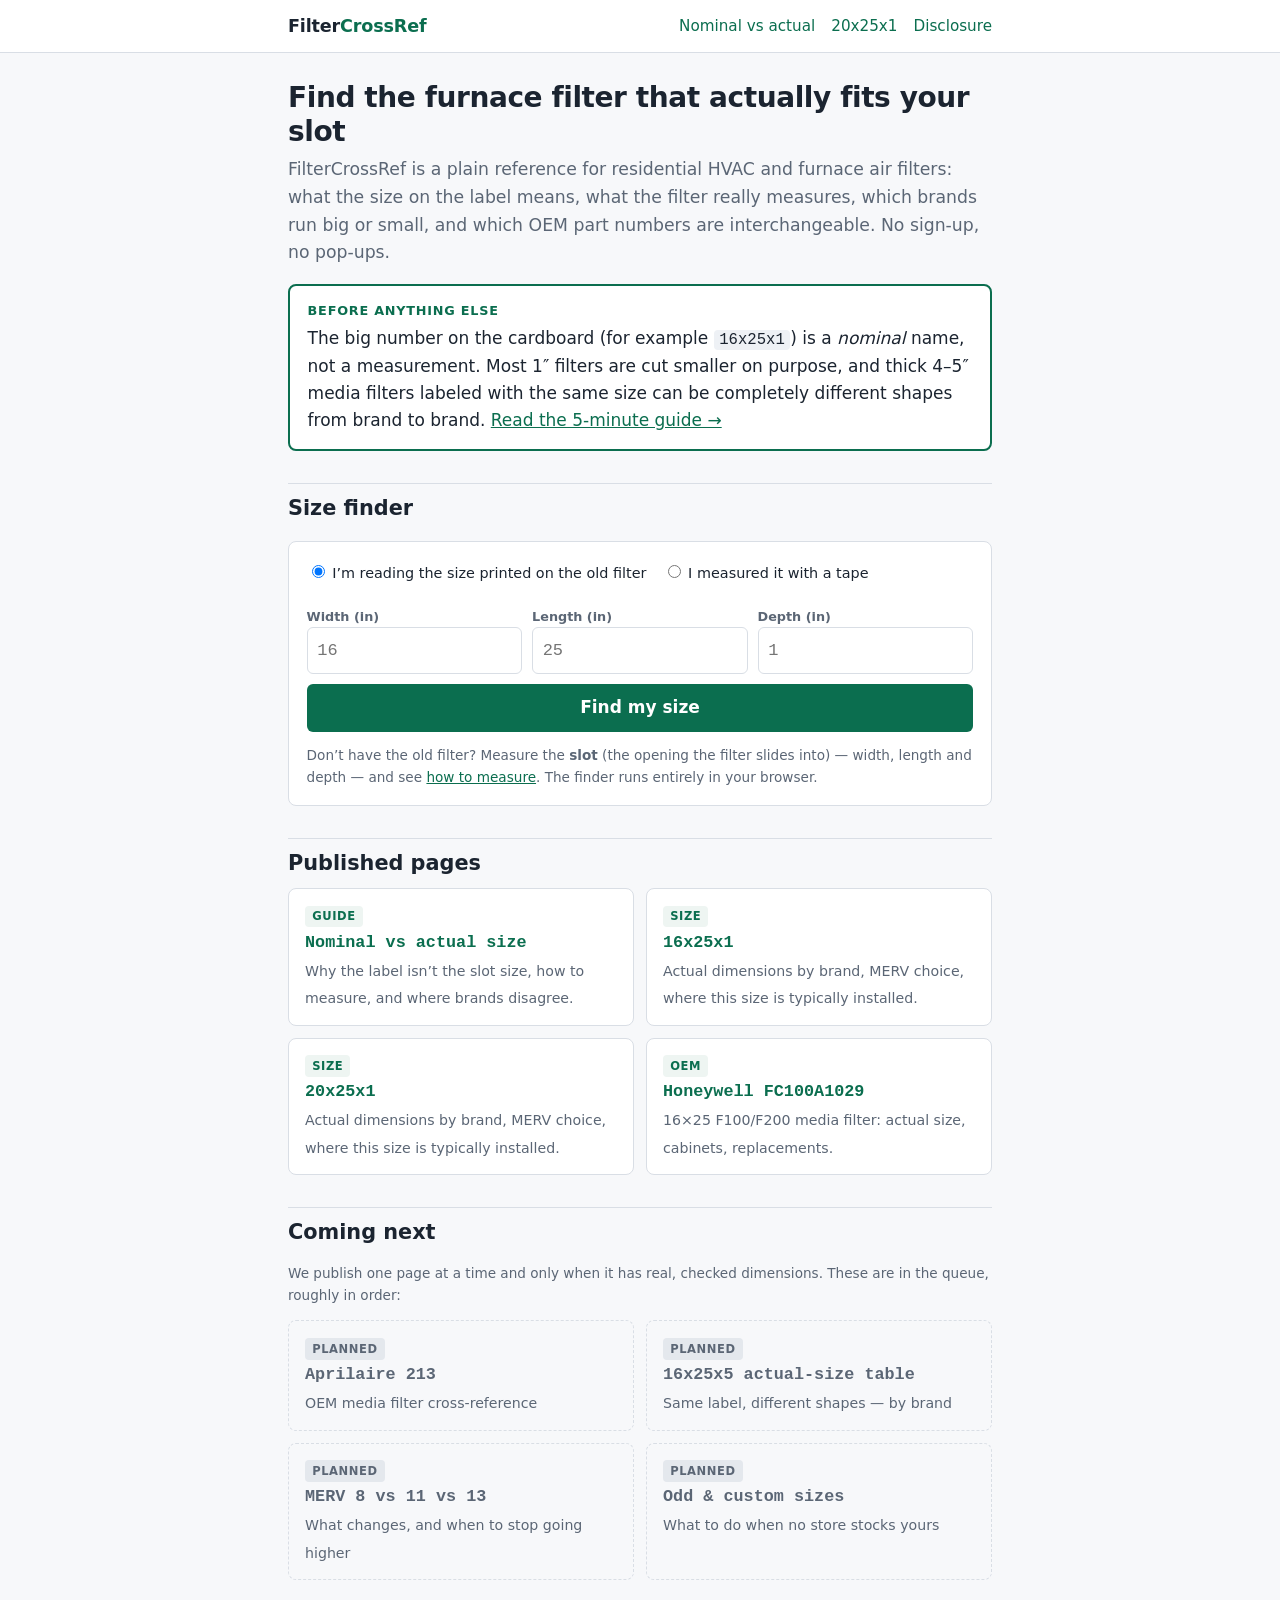
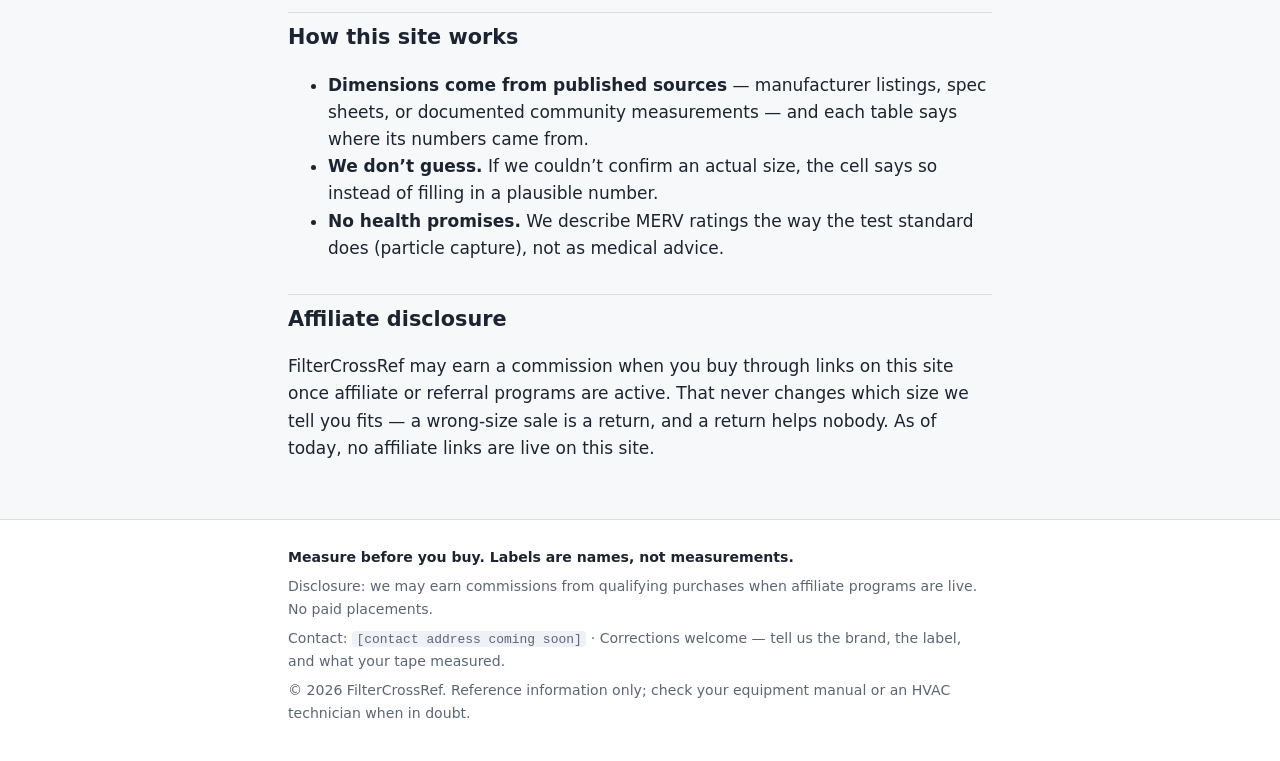
<file: index.html>
<!doctype html>
<html lang="en">
<head>
<meta charset="utf-8">
<meta name="viewport" content="width=device-width,initial-scale=1">
<title>FilterCrossRef — Furnace &amp; HVAC filter size and OEM cross-reference</title>
<meta name="description" content="Match the size on your furnace filter to what actually fits your slot. Nominal vs actual sizes, brand-to-brand differences, OEM part cross-references, and a measure-before-you-buy checklist.">
<link rel="stylesheet" href="assets/style.css">
</head>
<body>
<header class="site"><div class="wrap">
  <a class="brand" href="index.html">Filter<span>CrossRef</span></a>
  <nav class="top"><a href="guides/nominal-vs-actual/index.html">Nominal vs actual</a><a href="sizes/20x25x1/index.html">20x25x1</a><a href="#disclosure">Disclosure</a></nav>
</div></header>

<main><div class="wrap">
  <h1>Find the furnace filter that actually fits your slot</h1>
  <p class="lede">FilterCrossRef is a plain reference for residential HVAC and furnace air filters: what the size on the label means, what the filter really measures, which brands run big or small, and which OEM part numbers are interchangeable. No sign-up, no pop-ups.</p>

  <div class="tldr"><strong>Before anything else</strong>The big number on the cardboard (for example <code>16x25x1</code>) is a <em>nominal</em> name, not a measurement. Most 1″ filters are cut smaller on purpose, and thick 4–5″ media filters labeled with the same size can be completely different shapes from brand to brand. <a href="guides/nominal-vs-actual/index.html">Read the 5-minute guide →</a></div>

  <h2 id="finder-h">Size finder</h2>
  <div class="card">
    <form id="finder" class="finder" autocomplete="off">
      <div class="finder-mode" style="grid-column:1/-1" role="radiogroup" aria-label="What did you measure?">
        <label style="font-size:.9rem;color:inherit;font-weight:400"><input type="radio" name="mode" value="label" checked style="width:auto"> I’m reading the size printed on the old filter</label>
        <label style="font-size:.9rem;color:inherit;font-weight:400"><input type="radio" name="mode" value="tape" style="width:auto"> I measured it with a tape</label>
      </div>
      <div><label for="w">Width (in)</label><input id="w" name="w" inputmode="decimal" placeholder="16"></div>
      <div><label for="l">Length (in)</label><input id="l" name="l" inputmode="decimal" placeholder="25"></div>
      <div><label for="d">Depth (in)</label><input id="d" name="d" inputmode="decimal" placeholder="1"></div>
      <button type="submit">Find my size</button>
    </form>
    <div id="finder-out" aria-live="polite"></div>
    <p class="meta" style="margin-bottom:0">Don’t have the old filter? Measure the <strong>slot</strong> (the opening the filter slides into) — width, length and depth — and see <a href="guides/nominal-vs-actual/index.html#measure">how to measure</a>. The finder runs entirely in your browser.</p>
  </div>

  <h2>Published pages</h2>
  <div class="grid two">
    <a class="tile" href="guides/nominal-vs-actual/index.html"><span class="badge live">Guide</span><b>Nominal vs actual size</b><small>Why the label isn’t the slot size, how to measure, and where brands disagree.</small></a>
    <a class="tile" href="sizes/16x25x1/index.html"><span class="badge live">Size</span><b>16x25x1</b><small>Actual dimensions by brand, MERV choice, where this size is typically installed.</small></a>
    <a class="tile" href="sizes/20x25x1/index.html"><span class="badge live">Size</span><b>20x25x1</b><small>Actual dimensions by brand, MERV choice, where this size is typically installed.</small></a>
    <a class="tile" href="oem/honeywell/fc100a1029/index.html"><span class="badge live">OEM</span><b>Honeywell FC100A1029</b><small>16×25 F100/F200 media filter: actual size, cabinets, replacements.</small></a>
  </div>

  <h2>Coming next</h2>
  <p class="meta">We publish one page at a time and only when it has real, checked dimensions. These are in the queue, roughly in order:</p>
  <div class="grid two">
    <div class="tile planned"><span class="badge">Planned</span><b>Aprilaire 213</b><small>OEM media filter cross-reference</small></div>
    <div class="tile planned"><span class="badge">Planned</span><b>16x25x5 actual-size table</b><small>Same label, different shapes — by brand</small></div>
    <div class="tile planned"><span class="badge">Planned</span><b>MERV 8 vs 11 vs 13</b><small>What changes, and when to stop going higher</small></div>
    <div class="tile planned"><span class="badge">Planned</span><b>Odd &amp; custom sizes</b><small>What to do when no store stocks yours</small></div>
  </div>

  <h2>How this site works</h2>
  <ul>
    <li><strong>Dimensions come from published sources</strong> — manufacturer listings, spec sheets, or documented community measurements — and each table says where its numbers came from.</li>
    <li><strong>We don’t guess.</strong> If we couldn’t confirm an actual size, the cell says so instead of filling in a plausible number.</li>
    <li><strong>No health promises.</strong> We describe MERV ratings the way the test standard does (particle capture), not as medical advice.</li>
  </ul>

  <h2 id="disclosure">Affiliate disclosure</h2>
  <p>FilterCrossRef may earn a commission when you buy through links on this site once affiliate or referral programs are active. That never changes which size we tell you fits — a wrong-size sale is a return, and a return helps nobody. As of today, no affiliate links are live on this site.</p>
</div></main>

<footer class="site"><div class="wrap">
  <p class="measure">Measure before you buy. Labels are names, not measurements.</p>
  <p>Disclosure: we may earn commissions from qualifying purchases when affiliate programs are live. No paid placements.</p>
  <p>Contact: <span class="mono">[contact address coming soon]</span> · Corrections welcome — tell us the brand, the label, and what your tape measured.</p>
  <p>© 2026 FilterCrossRef. Reference information only; check your equipment manual or an HVAC technician when in doubt.</p>
</div></footer>
<script src="assets/finder.js" defer></script>
</body>
</html>
</file>
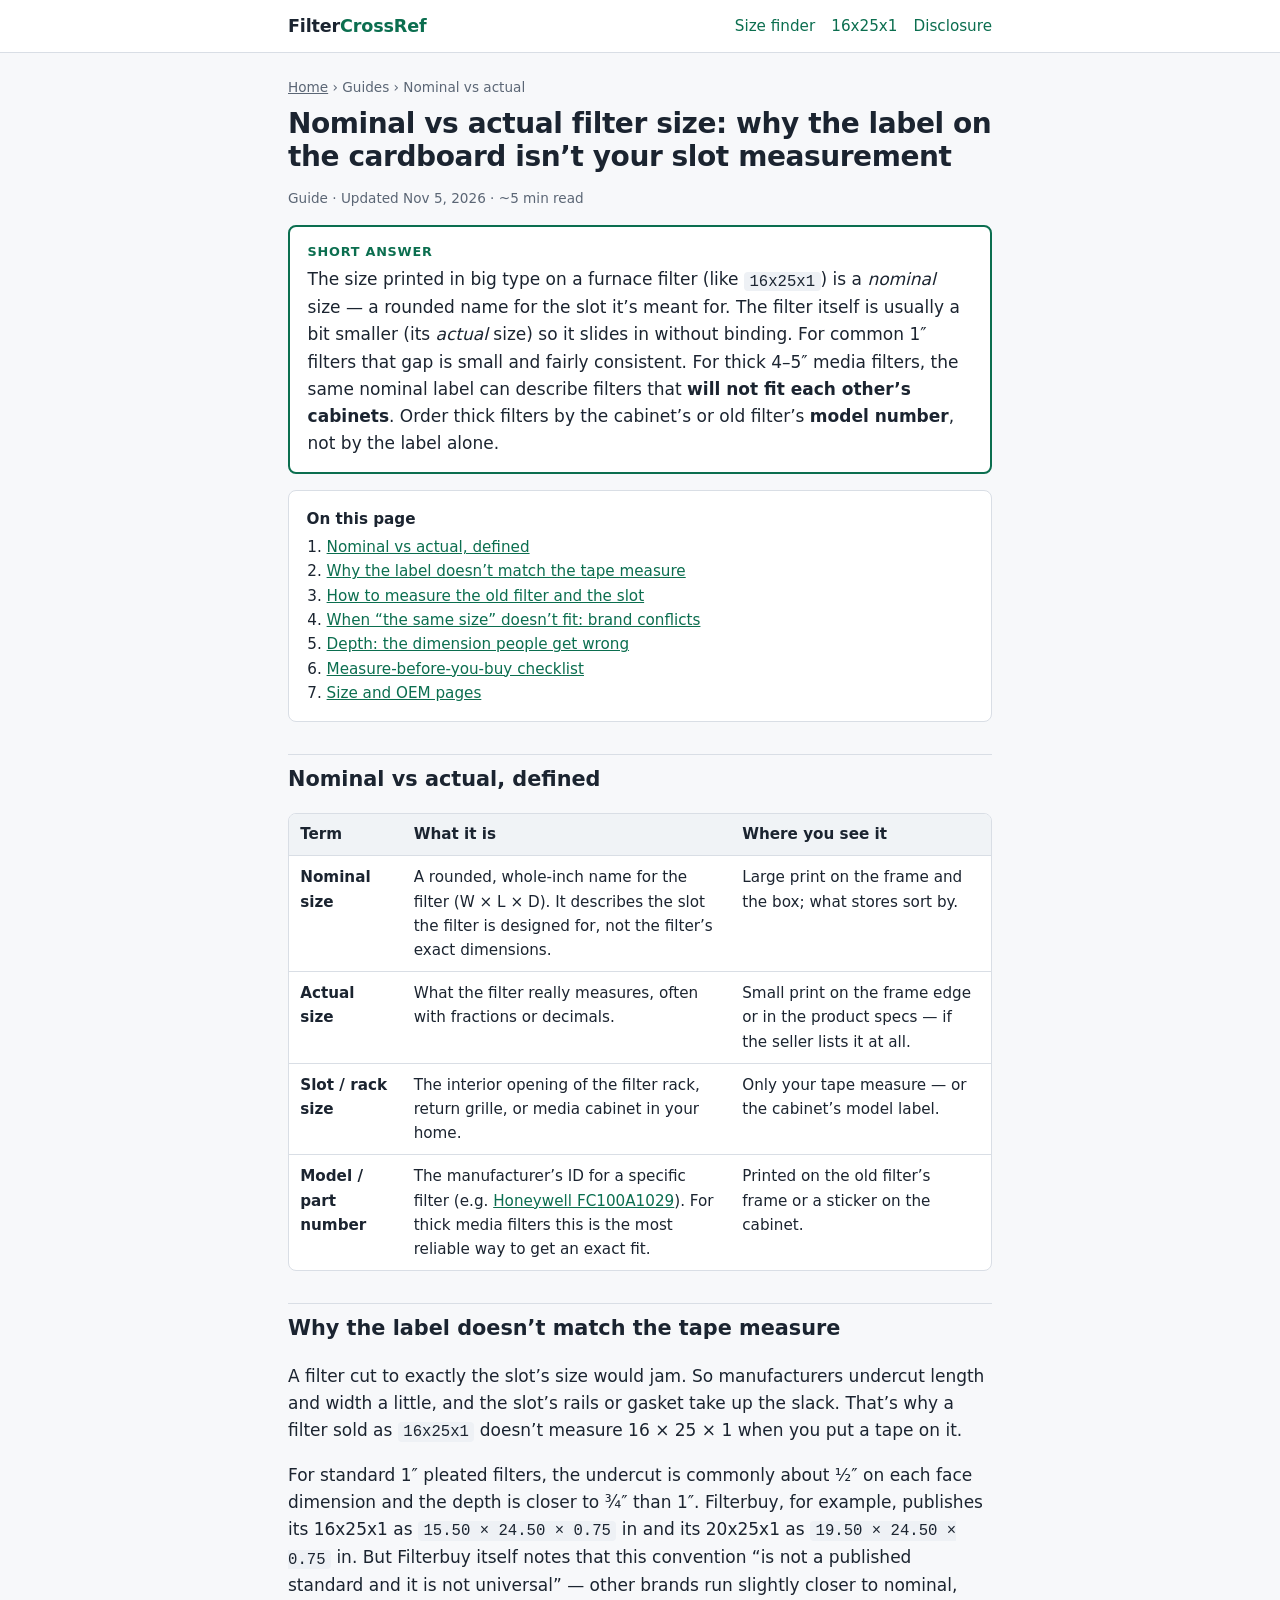
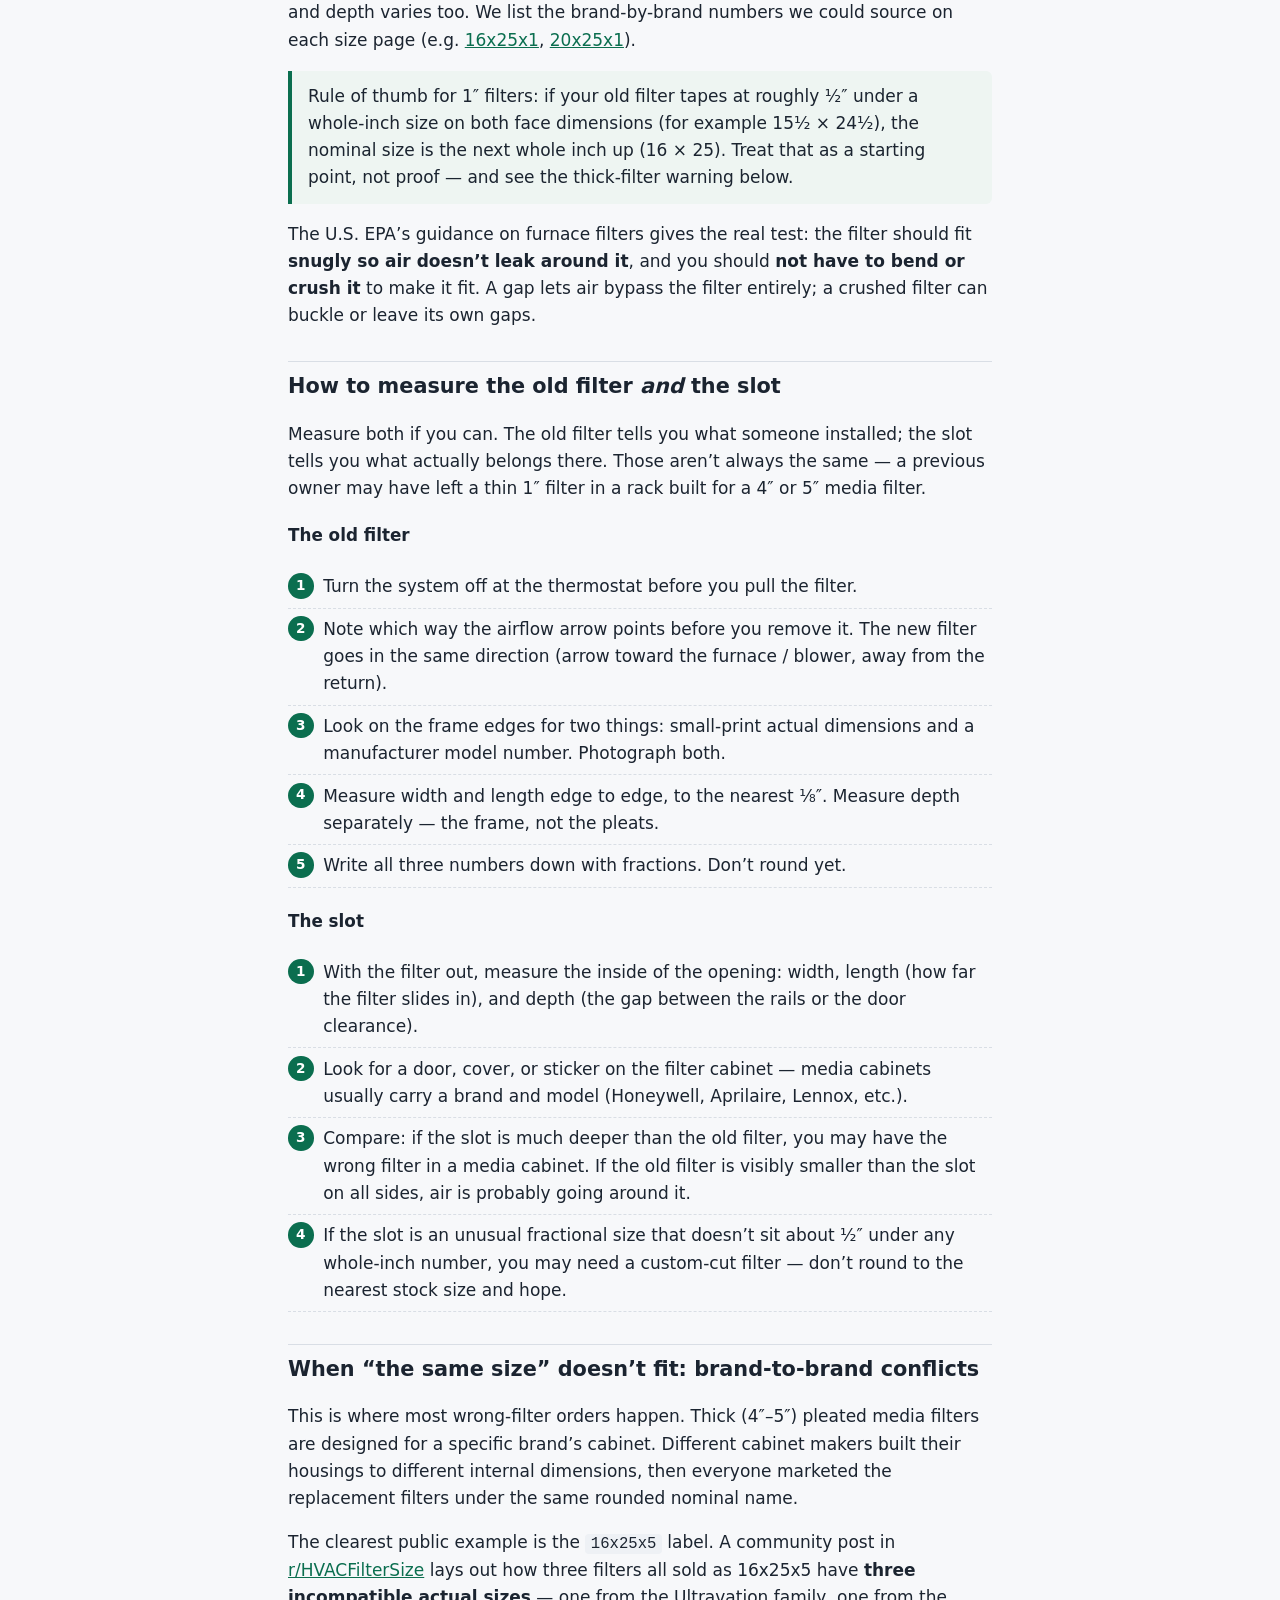
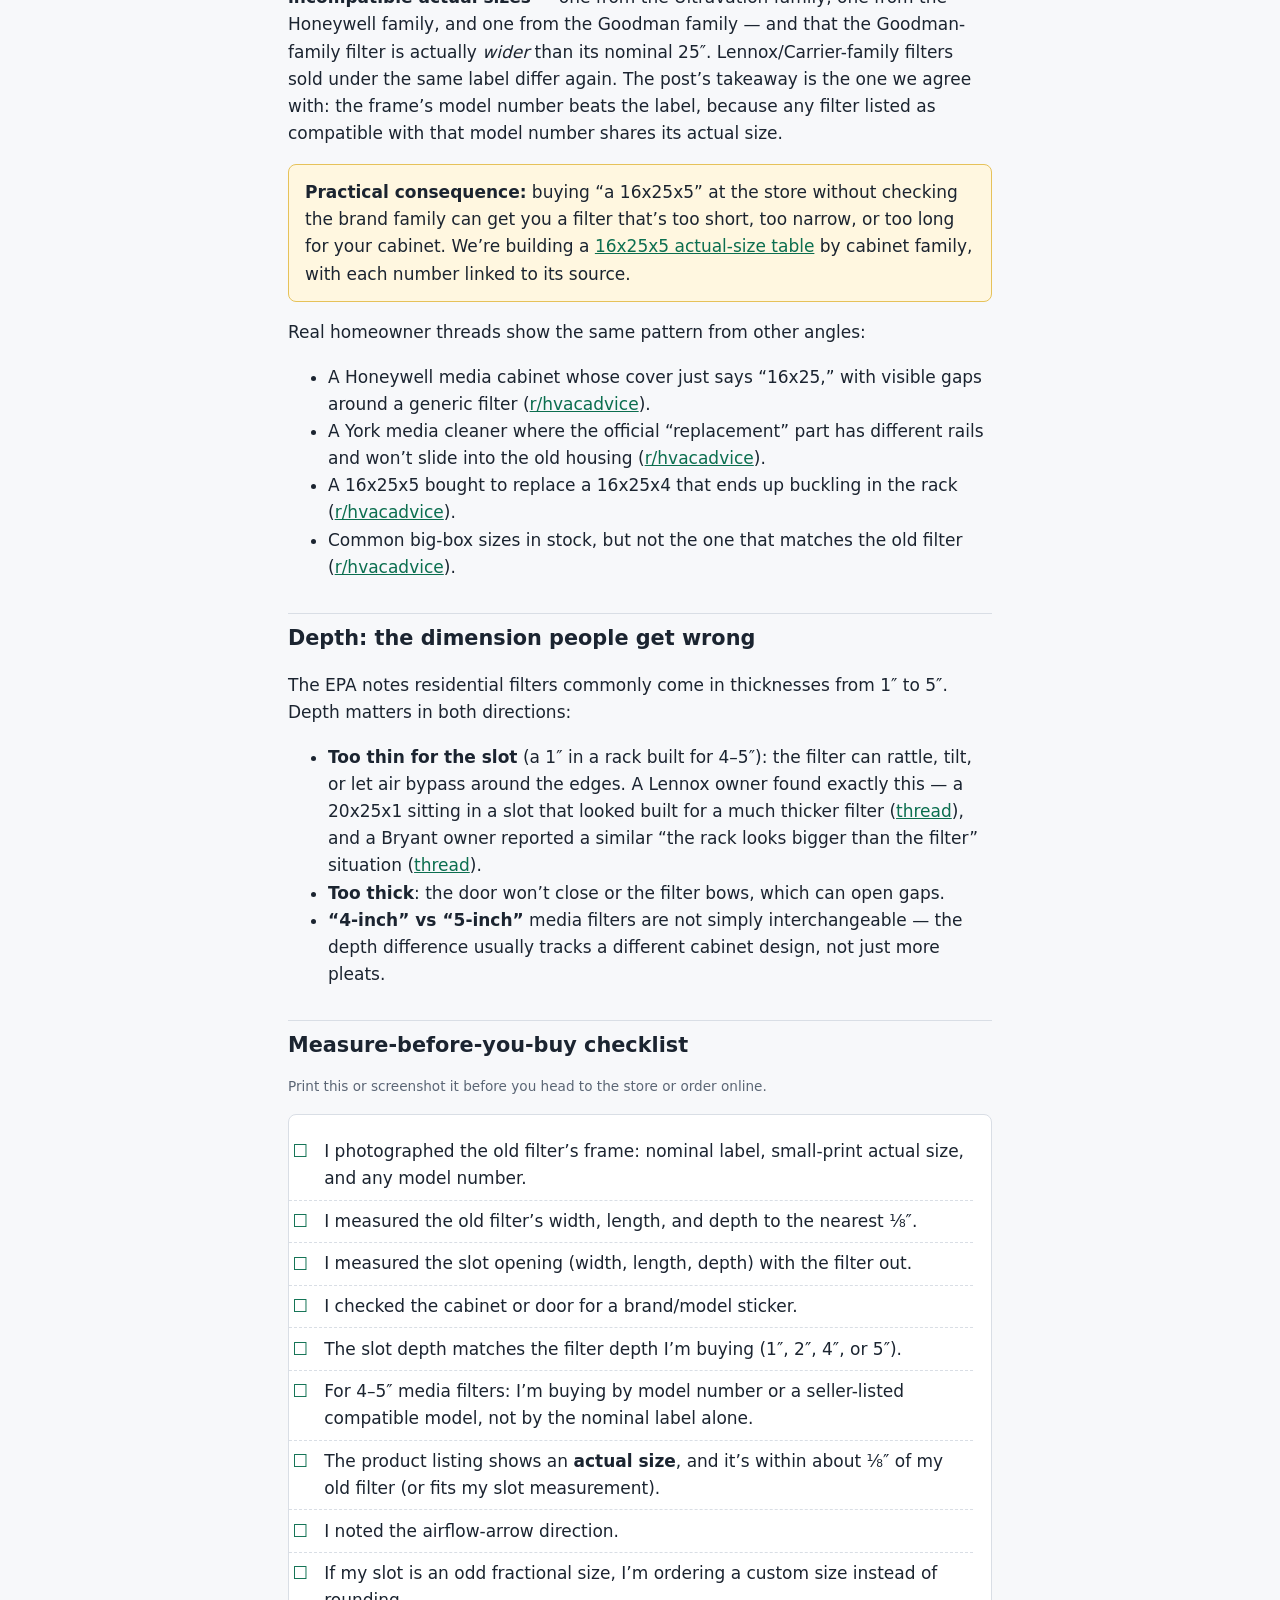
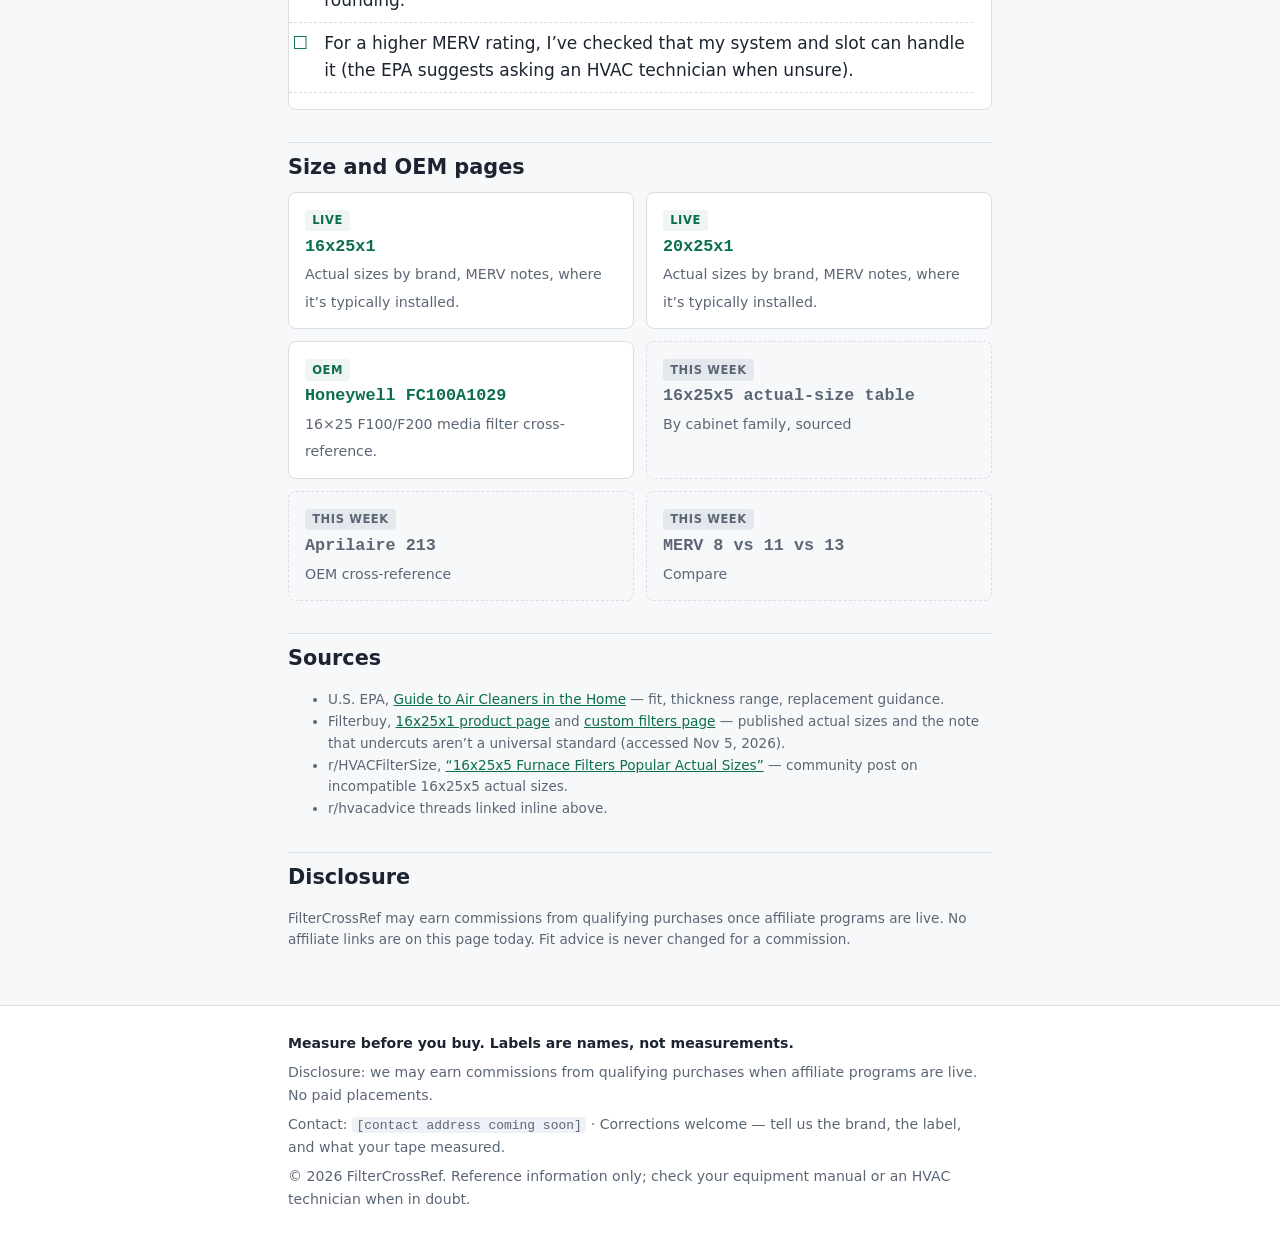
<file: guides/nominal-vs-actual/index.html>
<!doctype html>
<html lang="en">
<head>
<meta charset="utf-8">
<meta name="viewport" content="width=device-width,initial-scale=1">
<title>Nominal vs actual furnace filter size: why the label isn’t the slot — FilterCrossRef</title>
<meta name="description" content="A 16x25x1 filter doesn’t measure 16 x 25 x 1. How nominal and actual filter sizes differ, how to measure the old filter and the slot, and why thick 16x25x5 media filters from different brands don’t interchange.">
<link rel="stylesheet" href="../../assets/style.css">
</head>
<body>
<header class="site"><div class="wrap">
  <a class="brand" href="../../index.html">Filter<span>CrossRef</span></a>
  <nav class="top"><a href="../../index.html#finder-h">Size finder</a><a href="../../sizes/16x25x1/index.html">16x25x1</a><a href="#disclosure">Disclosure</a></nav>
</div></header>

<main><div class="wrap">
  <p class="crumbs"><a href="../../index.html">Home</a> › Guides › Nominal vs actual</p>
  <h1>Nominal vs actual filter size: why the label on the cardboard isn’t your slot measurement</h1>
  <p class="meta">Guide · Updated Nov 5, 2026 · ~5 min read</p>

  <div class="tldr"><strong>Short answer</strong>The size printed in big type on a furnace filter (like <code>16x25x1</code>) is a <em>nominal</em> size — a rounded name for the slot it’s meant for. The filter itself is usually a bit smaller (its <em>actual</em> size) so it slides in without binding. For common 1″ filters that gap is small and fairly consistent. For thick 4–5″ media filters, the same nominal label can describe filters that <strong>will not fit each other’s cabinets</strong>. Order thick filters by the cabinet’s or old filter’s <strong>model number</strong>, not by the label alone.</div>

  <nav class="toc card" aria-label="On this page"><strong>On this page</strong>
    <ol>
      <li><a href="#definitions">Nominal vs actual, defined</a></li>
      <li><a href="#why">Why the label doesn’t match the tape measure</a></li>
      <li><a href="#measure">How to measure the old filter and the slot</a></li>
      <li><a href="#conflicts">When “the same size” doesn’t fit: brand conflicts</a></li>
      <li><a href="#depth">Depth: the dimension people get wrong</a></li>
      <li><a href="#checklist">Measure-before-you-buy checklist</a></li>
      <li><a href="#next">Size and OEM pages</a></li>
    </ol>
  </nav>

  <h2 id="definitions">Nominal vs actual, defined</h2>
  <div class="table-scroll"><table>
    <thead><tr><th>Term</th><th>What it is</th><th>Where you see it</th></tr></thead>
    <tbody>
      <tr><td><strong>Nominal size</strong></td><td>A rounded, whole-inch name for the filter (W × L × D). It describes the slot the filter is designed for, not the filter’s exact dimensions.</td><td>Large print on the frame and the box; what stores sort by.</td></tr>
      <tr><td><strong>Actual size</strong></td><td>What the filter really measures, often with fractions or decimals.</td><td>Small print on the frame edge or in the product specs — if the seller lists it at all.</td></tr>
      <tr><td><strong>Slot / rack size</strong></td><td>The interior opening of the filter rack, return grille, or media cabinet in your home.</td><td>Only your tape measure — or the cabinet’s model label.</td></tr>
      <tr><td><strong>Model / part number</strong></td><td>The manufacturer’s ID for a specific filter (e.g. <a href="../../oem/honeywell/fc100a1029/index.html">Honeywell FC100A1029</a>). For thick media filters this is the most reliable way to get an exact fit.</td><td>Printed on the old filter’s frame or a sticker on the cabinet.</td></tr>
    </tbody>
  </table></div>

  <h2 id="why">Why the label doesn’t match the tape measure</h2>
  <p>A filter cut to exactly the slot’s size would jam. So manufacturers undercut length and width a little, and the slot’s rails or gasket take up the slack. That’s why a filter sold as <code>16x25x1</code> doesn’t measure 16 × 25 × 1 when you put a tape on it.</p>
  <p>For standard 1″ pleated filters, the undercut is commonly about ½″ on each face dimension and the depth is closer to ¾″ than 1″. Filterbuy, for example, publishes its 16x25x1 as <span class="mono">15.50 × 24.50 × 0.75</span> in and its 20x25x1 as <span class="mono">19.50 × 24.50 × 0.75</span> in. But Filterbuy itself notes that this convention “is not a published standard and it is not universal” — other brands run slightly closer to nominal, and depth varies too. We list the brand-by-brand numbers we could source on each size page (e.g. <a href="../../sizes/16x25x1/index.html">16x25x1</a>, <a href="../../sizes/20x25x1/index.html">20x25x1</a>).</p>
  <div class="note">Rule of thumb for 1″ filters: if your old filter tapes at roughly ½″ under a whole-inch size on both face dimensions (for example 15½ × 24½), the nominal size is the next whole inch up (16 × 25). Treat that as a starting point, not proof — and see the thick-filter warning below.</div>
  <p>The U.S. EPA’s guidance on furnace filters gives the real test: the filter should fit <strong>snugly so air doesn’t leak around it</strong>, and you should <strong>not have to bend or crush it</strong> to make it fit. A gap lets air bypass the filter entirely; a crushed filter can buckle or leave its own gaps.</p>

  <h2 id="measure">How to measure the old filter <em>and</em> the slot</h2>
  <p>Measure both if you can. The old filter tells you what someone installed; the slot tells you what actually belongs there. Those aren’t always the same — a previous owner may have left a thin 1″ filter in a rack built for a 4″ or 5″ media filter.</p>

  <h3>The old filter</h3>
  <ol class="check">
    <li>Turn the system off at the thermostat before you pull the filter.</li>
    <li>Note which way the airflow arrow points before you remove it. The new filter goes in the same direction (arrow toward the furnace / blower, away from the return).</li>
    <li>Look on the frame edges for two things: small-print actual dimensions and a manufacturer model number. Photograph both.</li>
    <li>Measure width and length edge to edge, to the nearest ⅛″. Measure depth separately — the frame, not the pleats.</li>
    <li>Write all three numbers down with fractions. Don’t round yet.</li>
  </ol>

  <h3>The slot</h3>
  <ol class="check">
    <li>With the filter out, measure the inside of the opening: width, length (how far the filter slides in), and depth (the gap between the rails or the door clearance).</li>
    <li>Look for a door, cover, or sticker on the filter cabinet — media cabinets usually carry a brand and model (Honeywell, Aprilaire, Lennox, etc.).</li>
    <li>Compare: if the slot is much deeper than the old filter, you may have the wrong filter in a media cabinet. If the old filter is visibly smaller than the slot on all sides, air is probably going around it.</li>
    <li>If the slot is an unusual fractional size that doesn’t sit about ½″ under any whole-inch number, you may need a custom-cut filter — don’t round to the nearest stock size and hope.</li>
  </ol>

  <h2 id="conflicts">When “the same size” doesn’t fit: brand-to-brand conflicts</h2>
  <p>This is where most wrong-filter orders happen. Thick (4″–5″) pleated media filters are designed for a specific brand’s cabinet. Different cabinet makers built their housings to different internal dimensions, then everyone marketed the replacement filters under the same rounded nominal name.</p>
  <p>The clearest public example is the <code>16x25x5</code> label. A community post in <a href="https://www.reddit.com/r/HVACFilterSize/comments/1oxa3l6/16x25x5_furnace_filters_popular_actual_sizes/" rel="nofollow noopener">r/HVACFilterSize</a> lays out how three filters all sold as 16x25x5 have <strong>three incompatible actual sizes</strong> — one from the Ultravation family, one from the Honeywell family, and one from the Goodman family — and that the Goodman-family filter is actually <em>wider</em> than its nominal 25″. Lennox/Carrier-family filters sold under the same label differ again. The post’s takeaway is the one we agree with: the frame’s model number beats the label, because any filter listed as compatible with that model number shares its actual size.</p>
  <div class="callout"><strong>Practical consequence:</strong> buying “a 16x25x5” at the store without checking the brand family can get you a filter that’s too short, too narrow, or too long for your cabinet. We’re building a <a href="#next">16x25x5 actual-size table</a> by cabinet family, with each number linked to its source.</div>
  <p>Real homeowner threads show the same pattern from other angles:</p>
  <ul>
    <li>A Honeywell media cabinet whose cover just says “16x25,” with visible gaps around a generic filter (<a href="https://www.reddit.com/r/hvacadvice/comments/1p0feg6/i_think_my_furnace_filter_is_too_small/" rel="nofollow noopener">r/hvacadvice</a>).</li>
    <li>A York media cleaner where the official “replacement” part has different rails and won’t slide into the old housing (<a href="https://www.reddit.com/r/hvacadvice/comments/1ml9l1q/york_media_air_cleaner_filter_design_change_how/" rel="nofollow noopener">r/hvacadvice</a>).</li>
    <li>A 16x25x5 bought to replace a 16x25x4 that ends up buckling in the rack (<a href="https://www.reddit.com/r/hvacadvice/comments/1s2od60/my_furnace_filter_fits_too_tight/" rel="nofollow noopener">r/hvacadvice</a>).</li>
    <li>Common big-box sizes in stock, but not the one that matches the old filter (<a href="https://www.reddit.com/r/hvacadvice/comments/1p4r221/need_help_finding_a_furnace_filter_that_matches/" rel="nofollow noopener">r/hvacadvice</a>).</li>
  </ul>

  <h2 id="depth">Depth: the dimension people get wrong</h2>
  <p>The EPA notes residential filters commonly come in thicknesses from 1″ to 5″. Depth matters in both directions:</p>
  <ul>
    <li><strong>Too thin for the slot</strong> (a 1″ in a rack built for 4–5″): the filter can rattle, tilt, or let air bypass around the edges. A Lennox owner found exactly this — a 20x25x1 sitting in a slot that looked built for a much thicker filter (<a href="https://www.reddit.com/r/hvacadvice/comments/1py6ptz/trying_to_understand_filter_size/" rel="nofollow noopener">thread</a>), and a Bryant owner reported a similar “the rack looks bigger than the filter” situation (<a href="https://www.reddit.com/r/hvacadvice/comments/1sm4f6o/bryant_furnacenot_sure_what_size_filter_i_need/" rel="nofollow noopener">thread</a>).</li>
    <li><strong>Too thick</strong>: the door won’t close or the filter bows, which can open gaps.</li>
    <li><strong>“4-inch” vs “5-inch”</strong> media filters are not simply interchangeable — the depth difference usually tracks a different cabinet design, not just more pleats.</li>
  </ul>

  <h2 id="checklist">Measure-before-you-buy checklist</h2>
  <p class="meta">Print this or screenshot it before you head to the store or order online.</p>
  <ul class="check card">
    <li>I photographed the old filter’s frame: nominal label, small-print actual size, and any model number.</li>
    <li>I measured the old filter’s width, length, and depth to the nearest ⅛″.</li>
    <li>I measured the slot opening (width, length, depth) with the filter out.</li>
    <li>I checked the cabinet or door for a brand/model sticker.</li>
    <li>The slot depth matches the filter depth I’m buying (1″, 2″, 4″, or 5″).</li>
    <li>For 4–5″ media filters: I’m buying by model number or a seller-listed compatible model, not by the nominal label alone.</li>
    <li>The product listing shows an <strong>actual size</strong>, and it’s within about ⅛″ of my old filter (or fits my slot measurement).</li>
    <li>I noted the airflow-arrow direction.</li>
    <li>If my slot is an odd fractional size, I’m ordering a custom size instead of rounding.</li>
    <li>For a higher MERV rating, I’ve checked that my system and slot can handle it (the EPA suggests asking an HVAC technician when unsure).</li>
  </ul>

  <h2 id="next">Size and OEM pages</h2>
  <div class="grid two">
    <a class="tile" href="../../sizes/16x25x1/index.html"><span class="badge live">Live</span><b>16x25x1</b><small>Actual sizes by brand, MERV notes, where it’s typically installed.</small></a>
    <a class="tile" href="../../sizes/20x25x1/index.html"><span class="badge live">Live</span><b>20x25x1</b><small>Actual sizes by brand, MERV notes, where it’s typically installed.</small></a>
    <a class="tile" href="../../oem/honeywell/fc100a1029/index.html"><span class="badge live">OEM</span><b>Honeywell FC100A1029</b><small>16×25 F100/F200 media filter cross-reference.</small></a>
    <div class="tile planned"><span class="badge">This week</span><b>16x25x5 actual-size table</b><small>By cabinet family, sourced</small></div>
    <div class="tile planned"><span class="badge">This week</span><b>Aprilaire 213</b><small>OEM cross-reference</small></div>
    <div class="tile planned"><span class="badge">This week</span><b>MERV 8 vs 11 vs 13</b><small>Compare</small></div>
  </div>

  <h2>Sources</h2>
  <ul class="meta">
    <li>U.S. EPA, <a href="https://www.epa.gov/indoor-air-quality-iaq/guide-air-cleaners-home" rel="noopener">Guide to Air Cleaners in the Home</a> — fit, thickness range, replacement guidance.</li>
    <li>Filterbuy, <a href="https://filterbuy.com/air-filters/16x25x1/" rel="nofollow noopener">16x25x1 product page</a> and <a href="https://filterbuy.com/custom-air-filters/" rel="nofollow noopener">custom filters page</a> — published actual sizes and the note that undercuts aren’t a universal standard (accessed Nov 5, 2026).</li>
    <li>r/HVACFilterSize, <a href="https://www.reddit.com/r/HVACFilterSize/comments/1oxa3l6/16x25x5_furnace_filters_popular_actual_sizes/" rel="nofollow noopener">“16x25x5 Furnace Filters Popular Actual Sizes”</a> — community post on incompatible 16x25x5 actual sizes.</li>
    <li>r/hvacadvice threads linked inline above.</li>
  </ul>

  <h2 id="disclosure">Disclosure</h2>
  <p class="meta">FilterCrossRef may earn commissions from qualifying purchases once affiliate programs are live. No affiliate links are on this page today. Fit advice is never changed for a commission.</p>
</div></main>

<footer class="site"><div class="wrap">
  <p class="measure">Measure before you buy. Labels are names, not measurements.</p>
  <p>Disclosure: we may earn commissions from qualifying purchases when affiliate programs are live. No paid placements.</p>
  <p>Contact: <span class="mono">[contact address coming soon]</span> · Corrections welcome — tell us the brand, the label, and what your tape measured.</p>
  <p>© 2026 FilterCrossRef. Reference information only; check your equipment manual or an HVAC technician when in doubt.</p>
</div></footer>
</body>
</html>
</file>
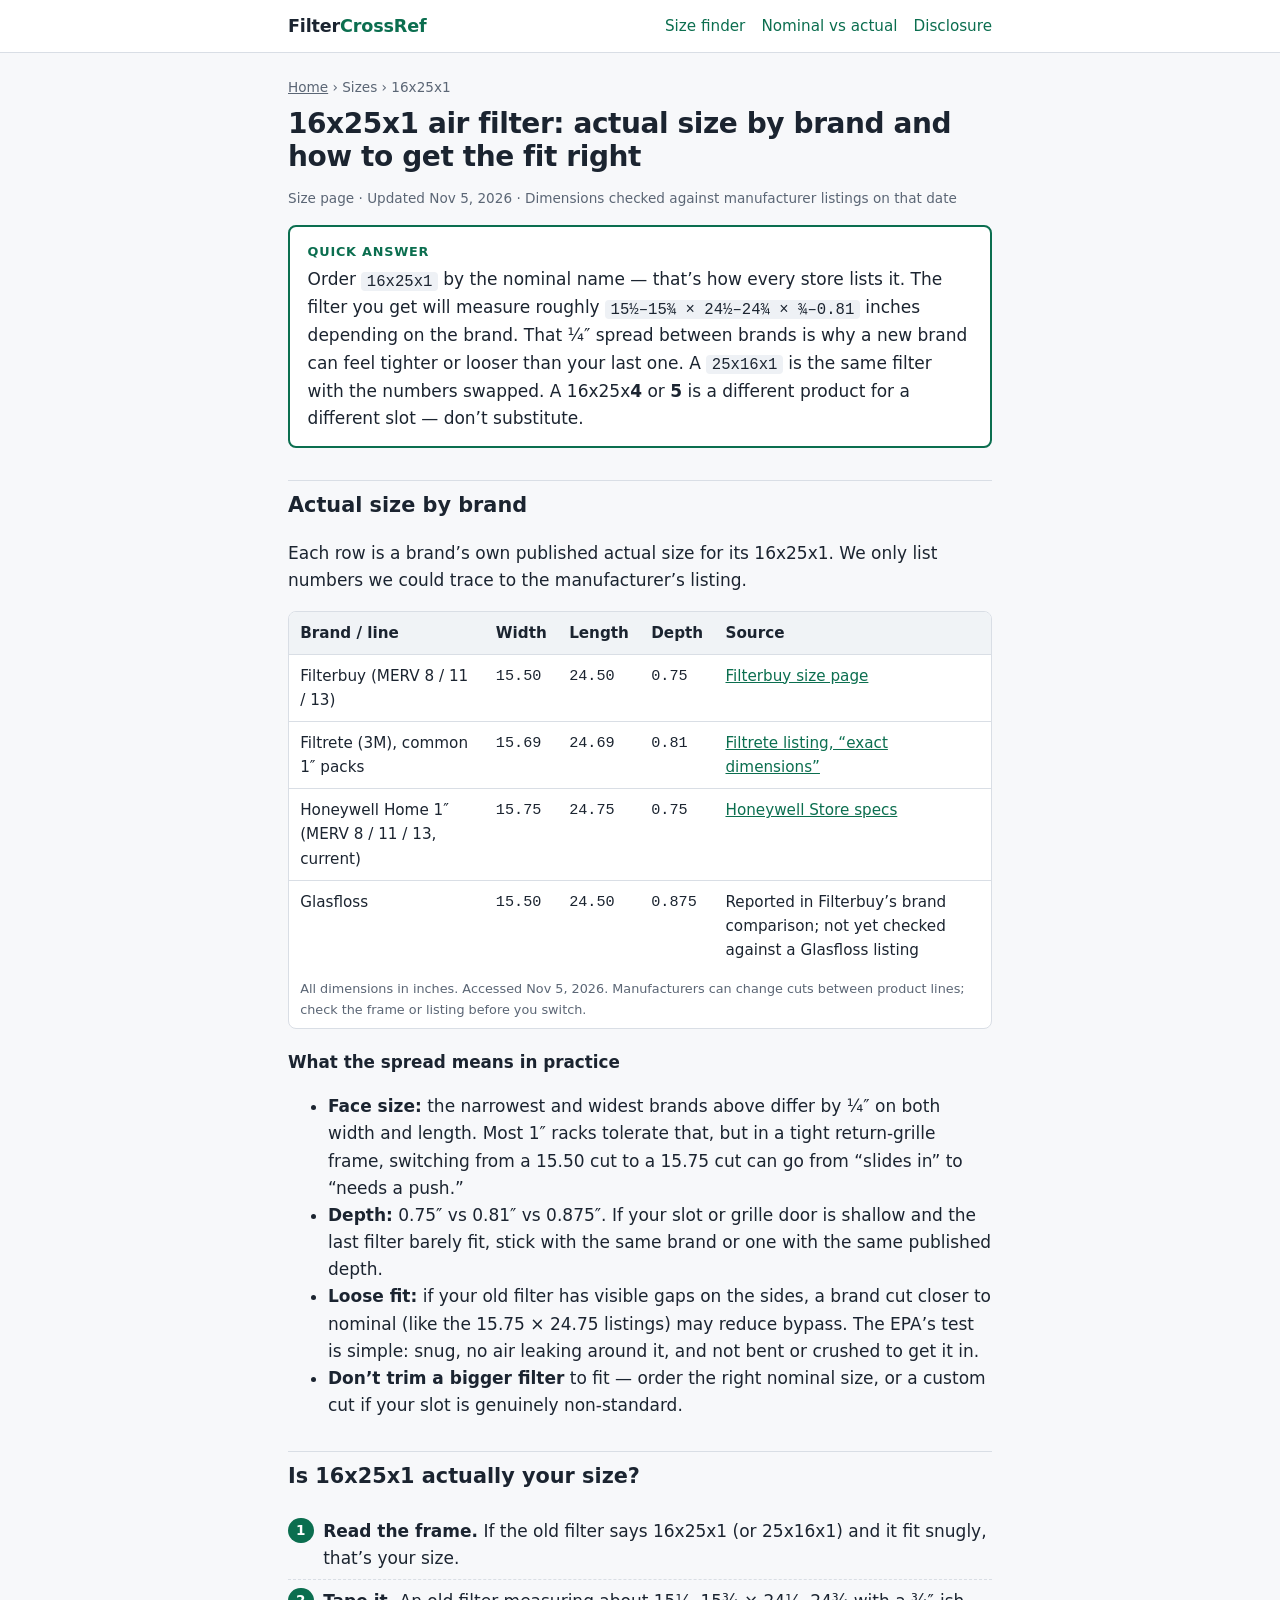
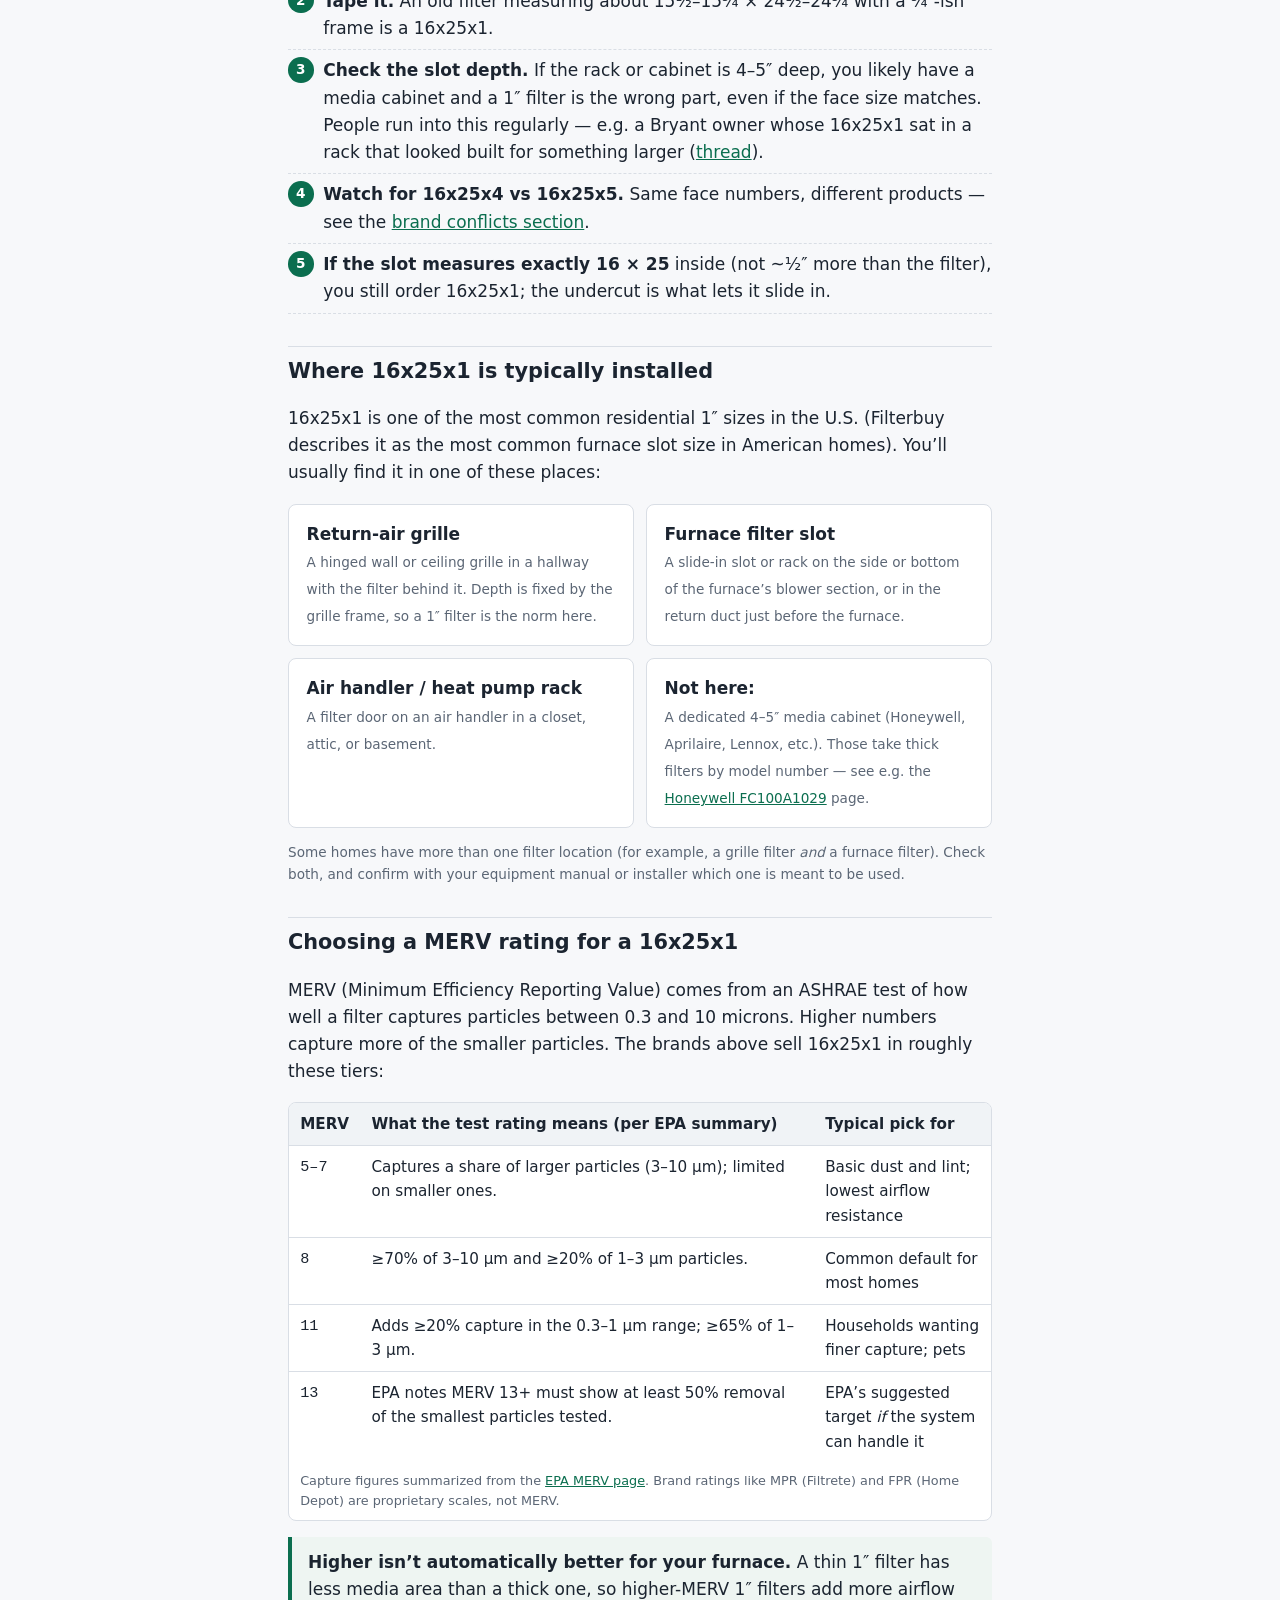
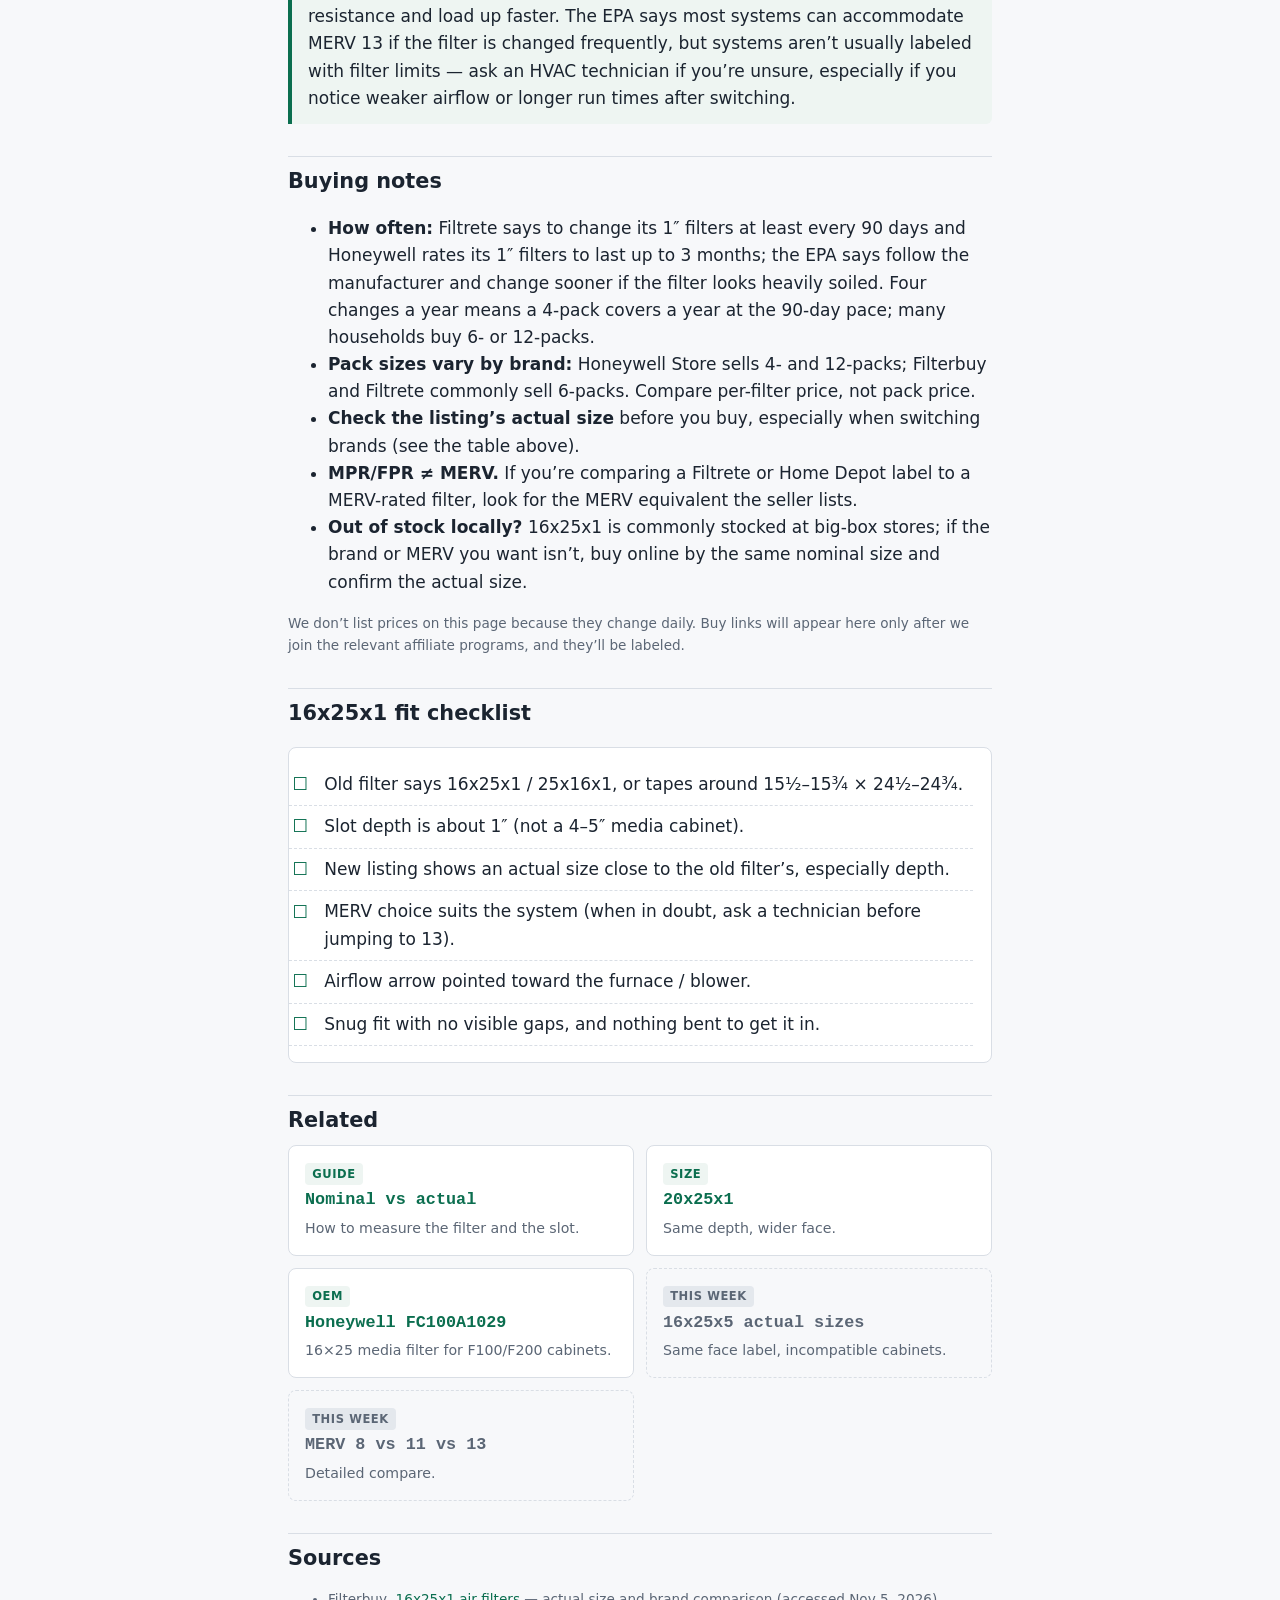
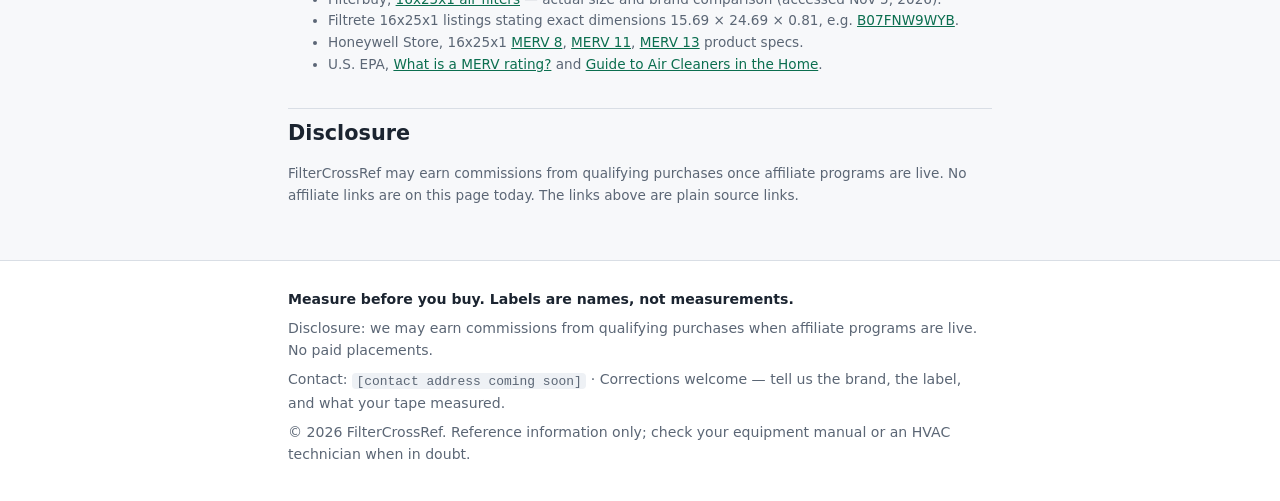
<file: sizes/16x25x1/index.html>
<!doctype html>
<html lang="en">
<head>
<meta charset="utf-8">
<meta name="viewport" content="width=device-width,initial-scale=1">
<title>16x25x1 furnace filter: actual size by brand, fit notes &amp; MERV — FilterCrossRef</title>
<meta name="description" content="A 16x25x1 filter measures about 15½–15¾ × 24½–24¾ × ¾–0.81 inches depending on brand. Brand-by-brand actual sizes with sources, fit notes, MERV choice, and where 16x25x1 is typically installed.">
<link rel="stylesheet" href="../../assets/style.css">
</head>
<body>
<header class="site"><div class="wrap">
  <a class="brand" href="../../index.html">Filter<span>CrossRef</span></a>
  <nav class="top"><a href="../../index.html#finder-h">Size finder</a><a href="../../guides/nominal-vs-actual/index.html">Nominal vs actual</a><a href="#disclosure">Disclosure</a></nav>
</div></header>

<main><div class="wrap">
  <p class="crumbs"><a href="../../index.html">Home</a> › Sizes › 16x25x1</p>
  <h1>16x25x1 air filter: actual size by brand and how to get the fit right</h1>
  <p class="meta">Size page · Updated Nov 5, 2026 · Dimensions checked against manufacturer listings on that date</p>

  <div class="tldr"><strong>Quick answer</strong>Order <code>16x25x1</code> by the nominal name — that’s how every store lists it. The filter you get will measure roughly <span class="mono">15½–15¾ × 24½–24¾ × ¾–0.81</span> inches depending on the brand. That ¼″ spread between brands is why a new brand can feel tighter or looser than your last one. A <code>25x16x1</code> is the same filter with the numbers swapped. A 16x25x<strong>4</strong> or <strong>5</strong> is a different product for a different slot — don’t substitute.</div>

  <h2 id="actual">Actual size by brand</h2>
  <p>Each row is a brand’s own published actual size for its 16x25x1. We only list numbers we could trace to the manufacturer’s listing.</p>
  <div class="table-scroll"><table>
    <thead><tr><th>Brand / line</th><th>Width</th><th>Length</th><th>Depth</th><th>Source</th></tr></thead>
    <tbody>
      <tr><td>Filterbuy (MERV 8 / 11 / 13)</td><td class="num">15.50</td><td class="num">24.50</td><td class="num">0.75</td><td><a href="https://filterbuy.com/air-filters/16x25x1/" rel="nofollow noopener">Filterbuy size page</a></td></tr>
      <tr><td>Filtrete (3M), common 1″ packs</td><td class="num">15.69</td><td class="num">24.69</td><td class="num">0.81</td><td><a href="https://www.amazon.com/dp/B07FNW9WYB" rel="nofollow noopener">Filtrete listing, “exact dimensions”</a></td></tr>
      <tr><td>Honeywell Home 1″ (MERV 8 / 11 / 13, current)</td><td class="num">15.75</td><td class="num">24.75</td><td class="num">0.75</td><td><a href="https://www.honeywellstore.com/store/products/honeywell-16x25x1-high-efficiency-merv-11-air-filter-4-pack.htm" rel="nofollow noopener">Honeywell Store specs</a></td></tr>
      <tr><td>Glasfloss</td><td class="num">15.50</td><td class="num">24.50</td><td class="num">0.875</td><td>Reported in Filterbuy’s brand comparison; not yet checked against a Glasfloss listing</td></tr>
    </tbody>
    <caption>All dimensions in inches. Accessed Nov 5, 2026. Manufacturers can change cuts between product lines; check the frame or listing before you switch.</caption>
  </table></div>

  <h3>What the spread means in practice</h3>
  <ul>
    <li><strong>Face size:</strong> the narrowest and widest brands above differ by ¼″ on both width and length. Most 1″ racks tolerate that, but in a tight return-grille frame, switching from a 15.50 cut to a 15.75 cut can go from “slides in” to “needs a push.”</li>
    <li><strong>Depth:</strong> 0.75″ vs 0.81″ vs 0.875″. If your slot or grille door is shallow and the last filter barely fit, stick with the same brand or one with the same published depth.</li>
    <li><strong>Loose fit:</strong> if your old filter has visible gaps on the sides, a brand cut closer to nominal (like the 15.75 × 24.75 listings) may reduce bypass. The EPA’s test is simple: snug, no air leaking around it, and not bent or crushed to get it in.</li>
    <li><strong>Don’t trim a bigger filter</strong> to fit — order the right nominal size, or a custom cut if your slot is genuinely non-standard.</li>
  </ul>

  <h2 id="is-it-yours">Is 16x25x1 actually your size?</h2>
  <ol class="check">
    <li><strong>Read the frame.</strong> If the old filter says 16x25x1 (or 25x16x1) and it fit snugly, that’s your size.</li>
    <li><strong>Tape it.</strong> An old filter measuring about 15½–15¾ × 24½–24¾ with a ¾″-ish frame is a 16x25x1.</li>
    <li><strong>Check the slot depth.</strong> If the rack or cabinet is 4–5″ deep, you likely have a media cabinet and a 1″ filter is the wrong part, even if the face size matches. People run into this regularly — e.g. a Bryant owner whose 16x25x1 sat in a rack that looked built for something larger (<a href="https://www.reddit.com/r/hvacadvice/comments/1sm4f6o/bryant_furnacenot_sure_what_size_filter_i_need/" rel="nofollow noopener">thread</a>).</li>
    <li><strong>Watch for 16x25x4 vs 16x25x5.</strong> Same face numbers, different products — see the <a href="../../guides/nominal-vs-actual/index.html#conflicts">brand conflicts section</a>.</li>
    <li><strong>If the slot measures exactly 16 × 25</strong> inside (not ~½″ more than the filter), you still order 16x25x1; the undercut is what lets it slide in.</li>
  </ol>

  <h2 id="where">Where 16x25x1 is typically installed</h2>
  <p>16x25x1 is one of the most common residential 1″ sizes in the U.S. (Filterbuy describes it as the most common furnace slot size in American homes). You’ll usually find it in one of these places:</p>
  <div class="grid two">
    <div class="card" style="margin:0"><strong>Return-air grille</strong><br><span class="meta">A hinged wall or ceiling grille in a hallway with the filter behind it. Depth is fixed by the grille frame, so a 1″ filter is the norm here.</span></div>
    <div class="card" style="margin:0"><strong>Furnace filter slot</strong><br><span class="meta">A slide-in slot or rack on the side or bottom of the furnace’s blower section, or in the return duct just before the furnace.</span></div>
    <div class="card" style="margin:0"><strong>Air handler / heat pump rack</strong><br><span class="meta">A filter door on an air handler in a closet, attic, or basement.</span></div>
    <div class="card" style="margin:0"><strong>Not here:</strong><br><span class="meta">A dedicated 4–5″ media cabinet (Honeywell, Aprilaire, Lennox, etc.). Those take thick filters by model number — see e.g. the <a href="../../oem/honeywell/fc100a1029/index.html">Honeywell FC100A1029</a> page.</span></div>
  </div>
  <p class="meta">Some homes have more than one filter location (for example, a grille filter <em>and</em> a furnace filter). Check both, and confirm with your equipment manual or installer which one is meant to be used.</p>

  <h2 id="merv">Choosing a MERV rating for a 16x25x1</h2>
  <p>MERV (Minimum Efficiency Reporting Value) comes from an ASHRAE test of how well a filter captures particles between 0.3 and 10 microns. Higher numbers capture more of the smaller particles. The brands above sell 16x25x1 in roughly these tiers:</p>
  <div class="table-scroll"><table>
    <thead><tr><th>MERV</th><th>What the test rating means (per EPA summary)</th><th>Typical pick for</th></tr></thead>
    <tbody>
      <tr><td class="num">5–7</td><td>Captures a share of larger particles (3–10 µm); limited on smaller ones.</td><td>Basic dust and lint; lowest airflow resistance</td></tr>
      <tr><td class="num">8</td><td>≥70% of 3–10 µm and ≥20% of 1–3 µm particles.</td><td>Common default for most homes</td></tr>
      <tr><td class="num">11</td><td>Adds ≥20% capture in the 0.3–1 µm range; ≥65% of 1–3 µm.</td><td>Households wanting finer capture; pets</td></tr>
      <tr><td class="num">13</td><td>EPA notes MERV 13+ must show at least 50% removal of the smallest particles tested.</td><td>EPA’s suggested target <em>if</em> the system can handle it</td></tr>
    </tbody>
    <caption>Capture figures summarized from the <a href="https://www.epa.gov/indoor-air-quality-iaq/what-merv-rating" rel="noopener">EPA MERV page</a>. Brand ratings like MPR (Filtrete) and FPR (Home Depot) are proprietary scales, not MERV.</caption>
  </table></div>
  <div class="note"><strong>Higher isn’t automatically better for your furnace.</strong> A thin 1″ filter has less media area than a thick one, so higher-MERV 1″ filters add more airflow resistance and load up faster. The EPA says most systems can accommodate MERV 13 if the filter is changed frequently, but systems aren’t usually labeled with filter limits — ask an HVAC technician if you’re unsure, especially if you notice weaker airflow or longer run times after switching.</div>

  <h2 id="buying">Buying notes</h2>
  <ul>
    <li><strong>How often:</strong> Filtrete says to change its 1″ filters at least every 90 days and Honeywell rates its 1″ filters to last up to 3 months; the EPA says follow the manufacturer and change sooner if the filter looks heavily soiled. Four changes a year means a 4-pack covers a year at the 90-day pace; many households buy 6- or 12-packs.</li>
    <li><strong>Pack sizes vary by brand:</strong> Honeywell Store sells 4- and 12-packs; Filterbuy and Filtrete commonly sell 6-packs. Compare per-filter price, not pack price.</li>
    <li><strong>Check the listing’s actual size</strong> before you buy, especially when switching brands (see the table above).</li>
    <li><strong>MPR/FPR ≠ MERV.</strong> If you’re comparing a Filtrete or Home Depot label to a MERV-rated filter, look for the MERV equivalent the seller lists.</li>
    <li><strong>Out of stock locally?</strong> 16x25x1 is commonly stocked at big-box stores; if the brand or MERV you want isn’t, buy online by the same nominal size and confirm the actual size.</li>
  </ul>
  <p class="meta">We don’t list prices on this page because they change daily. Buy links will appear here only after we join the relevant affiliate programs, and they’ll be labeled.</p>

  <h2 id="checklist">16x25x1 fit checklist</h2>
  <ul class="check card">
    <li>Old filter says 16x25x1 / 25x16x1, or tapes around 15½–15¾ × 24½–24¾.</li>
    <li>Slot depth is about 1″ (not a 4–5″ media cabinet).</li>
    <li>New listing shows an actual size close to the old filter’s, especially depth.</li>
    <li>MERV choice suits the system (when in doubt, ask a technician before jumping to 13).</li>
    <li>Airflow arrow pointed toward the furnace / blower.</li>
    <li>Snug fit with no visible gaps, and nothing bent to get it in.</li>
  </ul>

  <h2 id="related">Related</h2>
  <div class="grid two">
    <a class="tile" href="../../guides/nominal-vs-actual/index.html"><span class="badge live">Guide</span><b>Nominal vs actual</b><small>How to measure the filter and the slot.</small></a>
    <a class="tile" href="../20x25x1/index.html"><span class="badge live">Size</span><b>20x25x1</b><small>Same depth, wider face.</small></a>
    <a class="tile" href="../../oem/honeywell/fc100a1029/index.html"><span class="badge live">OEM</span><b>Honeywell FC100A1029</b><small>16×25 media filter for F100/F200 cabinets.</small></a>
    <div class="tile planned"><span class="badge">This week</span><b>16x25x5 actual sizes</b><small>Same face label, incompatible cabinets.</small></div>
    <div class="tile planned"><span class="badge">This week</span><b>MERV 8 vs 11 vs 13</b><small>Detailed compare.</small></div>
  </div>

  <h2>Sources</h2>
  <ul class="meta">
    <li>Filterbuy, <a href="https://filterbuy.com/air-filters/16x25x1/" rel="nofollow noopener">16x25x1 air filters</a> — actual size and brand comparison (accessed Nov 5, 2026).</li>
    <li>Filtrete 16x25x1 listings stating exact dimensions 15.69 × 24.69 × 0.81, e.g. <a href="https://www.amazon.com/dp/B07FNW9WYB" rel="nofollow noopener">B07FNW9WYB</a>.</li>
    <li>Honeywell Store, 16x25x1 <a href="https://www.honeywellstore.com/store/products/honeywell-16x25x1-standard-efficiency-merv-8-air-filter-4-pack.htm" rel="nofollow noopener">MERV 8</a>, <a href="https://www.honeywellstore.com/store/products/honeywell-16x25x1-high-efficiency-merv-11-air-filter-4-pack.htm" rel="nofollow noopener">MERV 11</a>, <a href="https://www.honeywellstore.com/store/products/honeywell-16x25x1-ultra-efficiency-merv-13-air-filter-4-pack.htm" rel="nofollow noopener">MERV 13</a> product specs.</li>
    <li>U.S. EPA, <a href="https://www.epa.gov/indoor-air-quality-iaq/what-merv-rating" rel="noopener">What is a MERV rating?</a> and <a href="https://www.epa.gov/indoor-air-quality-iaq/guide-air-cleaners-home" rel="noopener">Guide to Air Cleaners in the Home</a>.</li>
  </ul>

  <h2 id="disclosure">Disclosure</h2>
  <p class="meta">FilterCrossRef may earn commissions from qualifying purchases once affiliate programs are live. No affiliate links are on this page today. The links above are plain source links.</p>
</div></main>

<footer class="site"><div class="wrap">
  <p class="measure">Measure before you buy. Labels are names, not measurements.</p>
  <p>Disclosure: we may earn commissions from qualifying purchases when affiliate programs are live. No paid placements.</p>
  <p>Contact: <span class="mono">[contact address coming soon]</span> · Corrections welcome — tell us the brand, the label, and what your tape measured.</p>
  <p>© 2026 FilterCrossRef. Reference information only; check your equipment manual or an HVAC technician when in doubt.</p>
</div></footer>
</body>
</html>
</file>
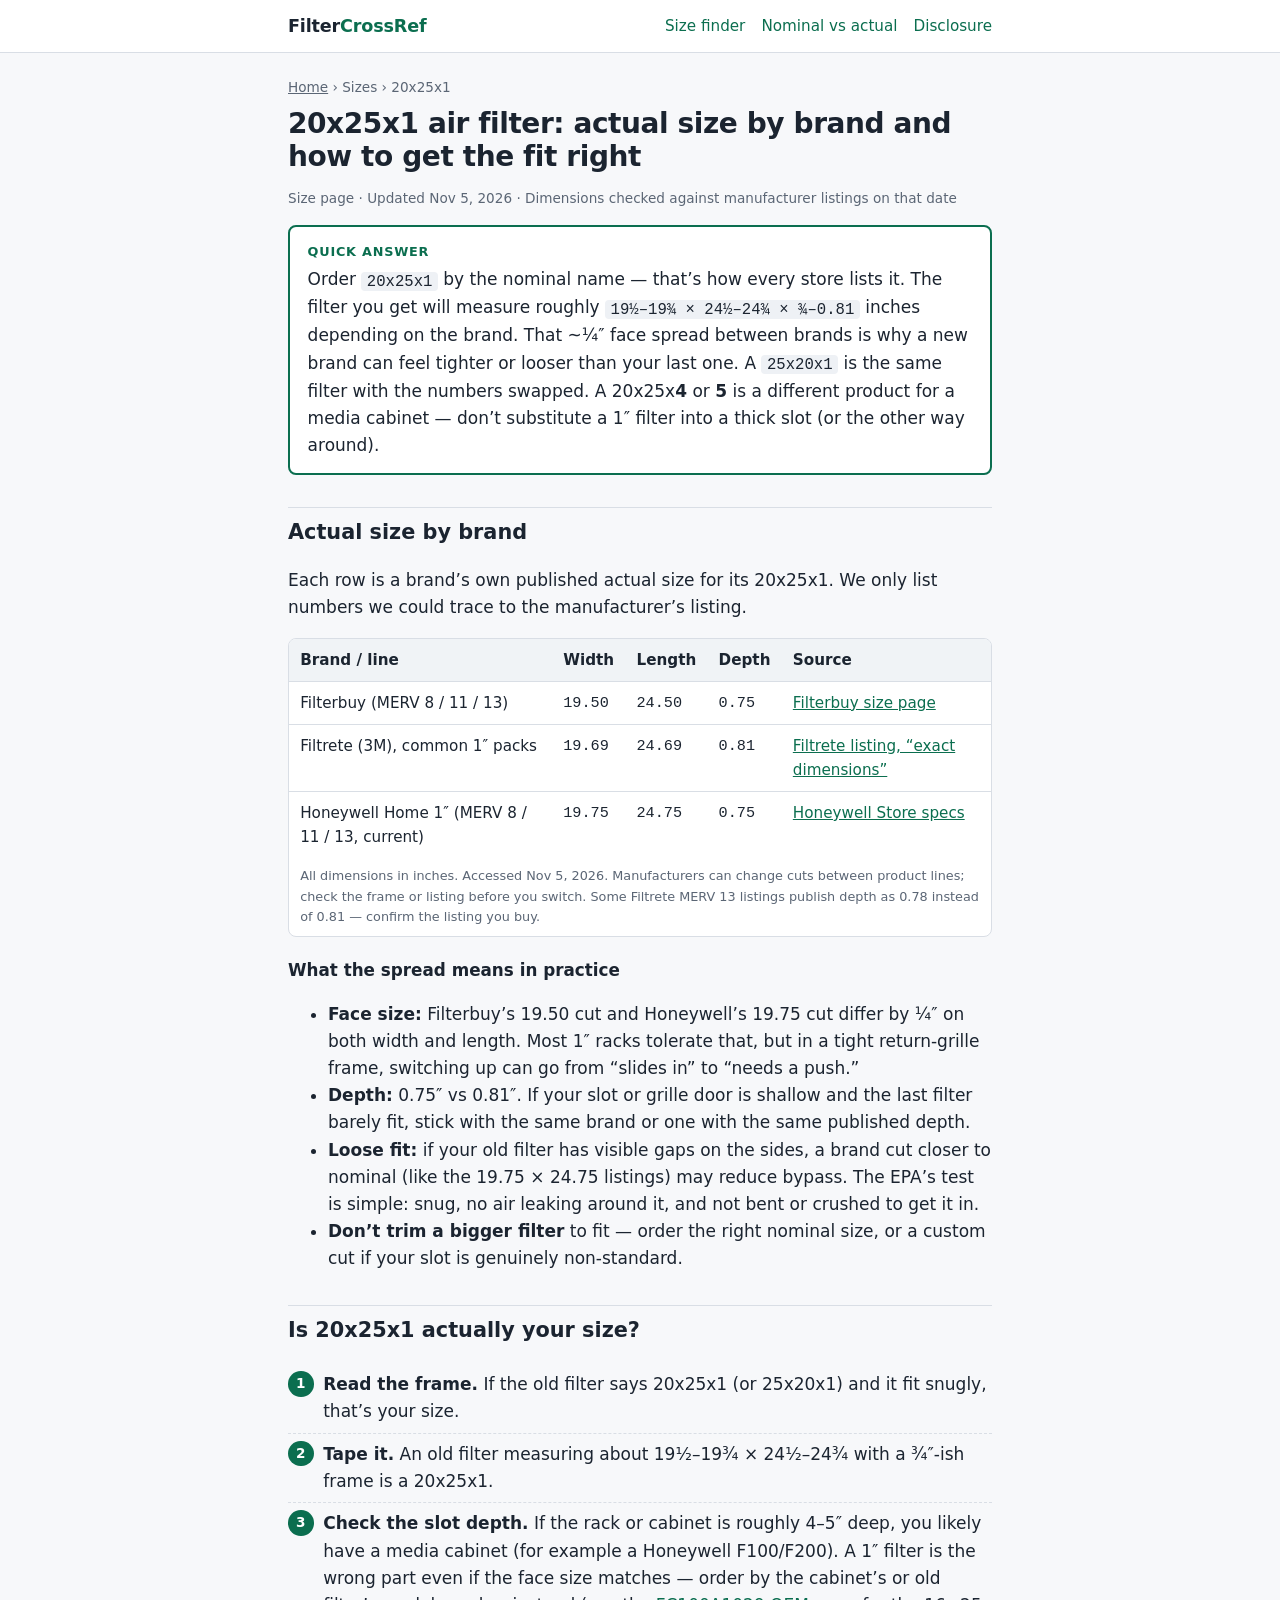
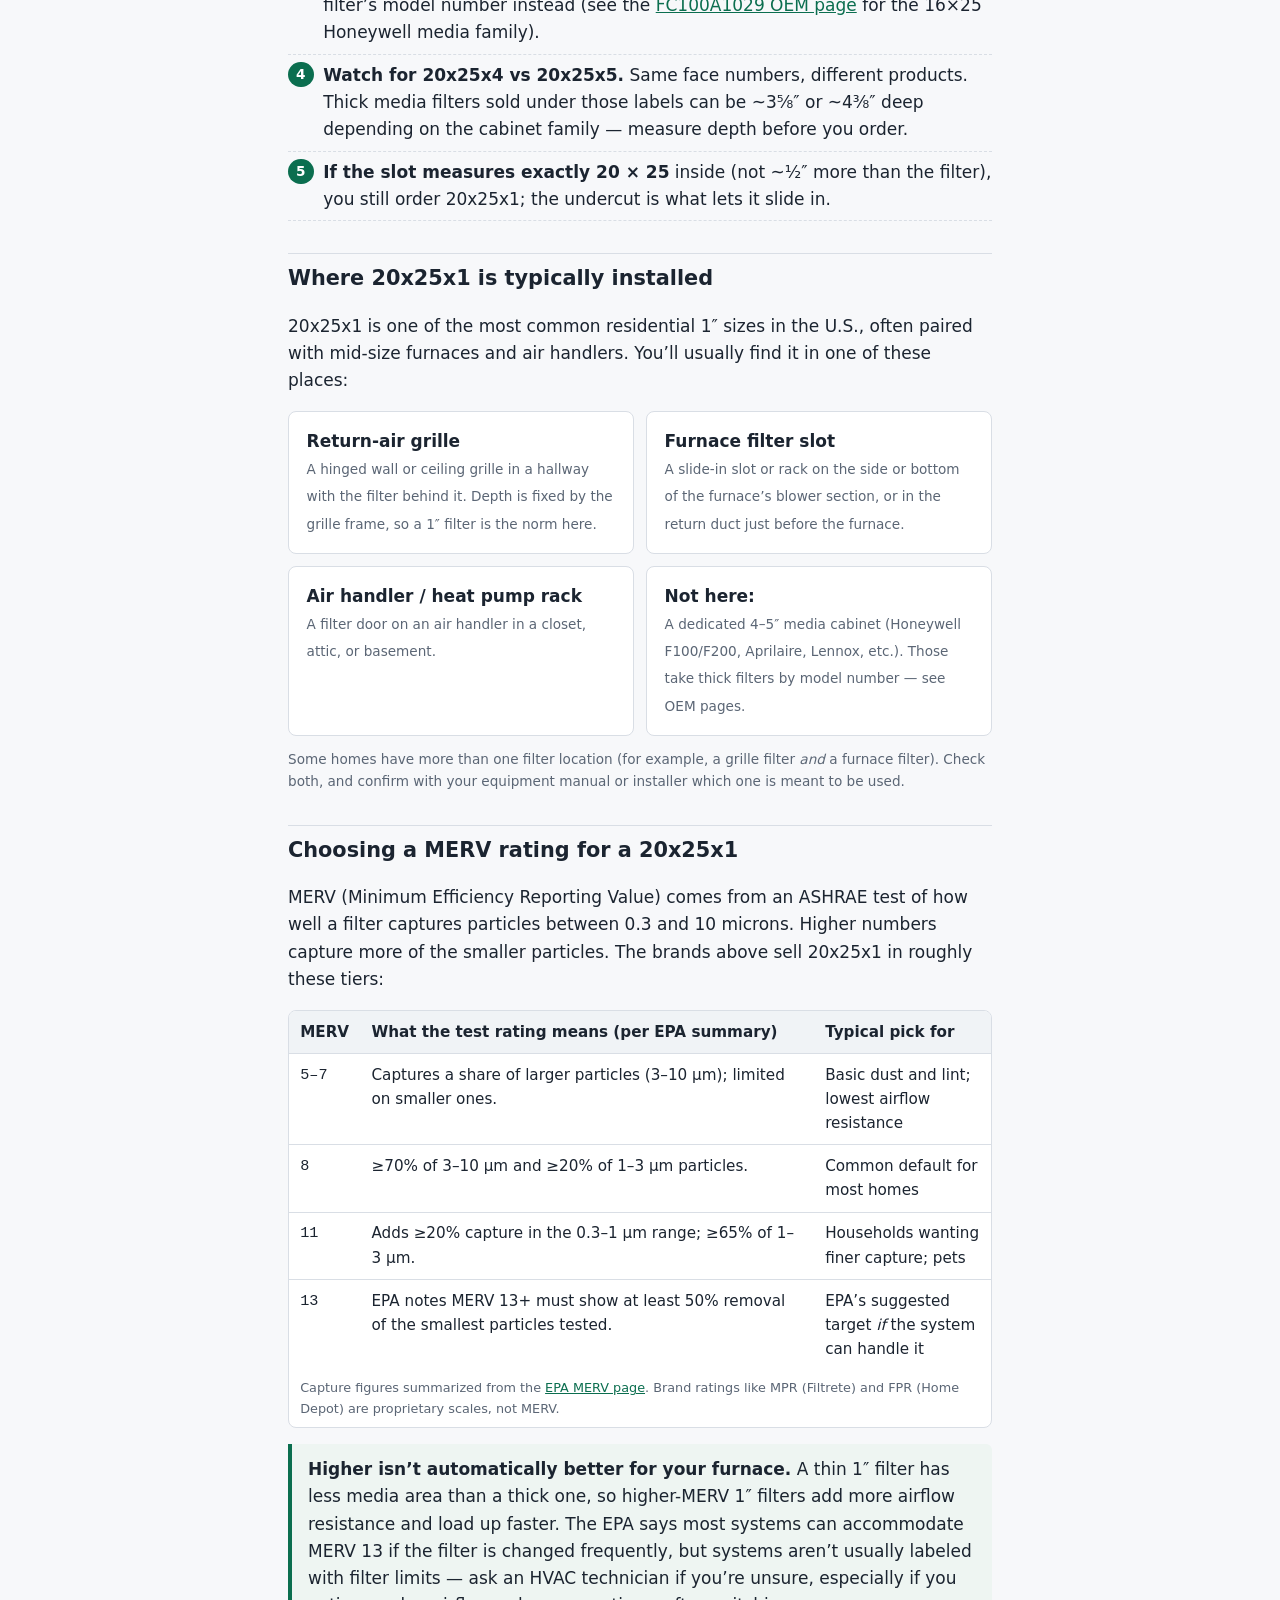
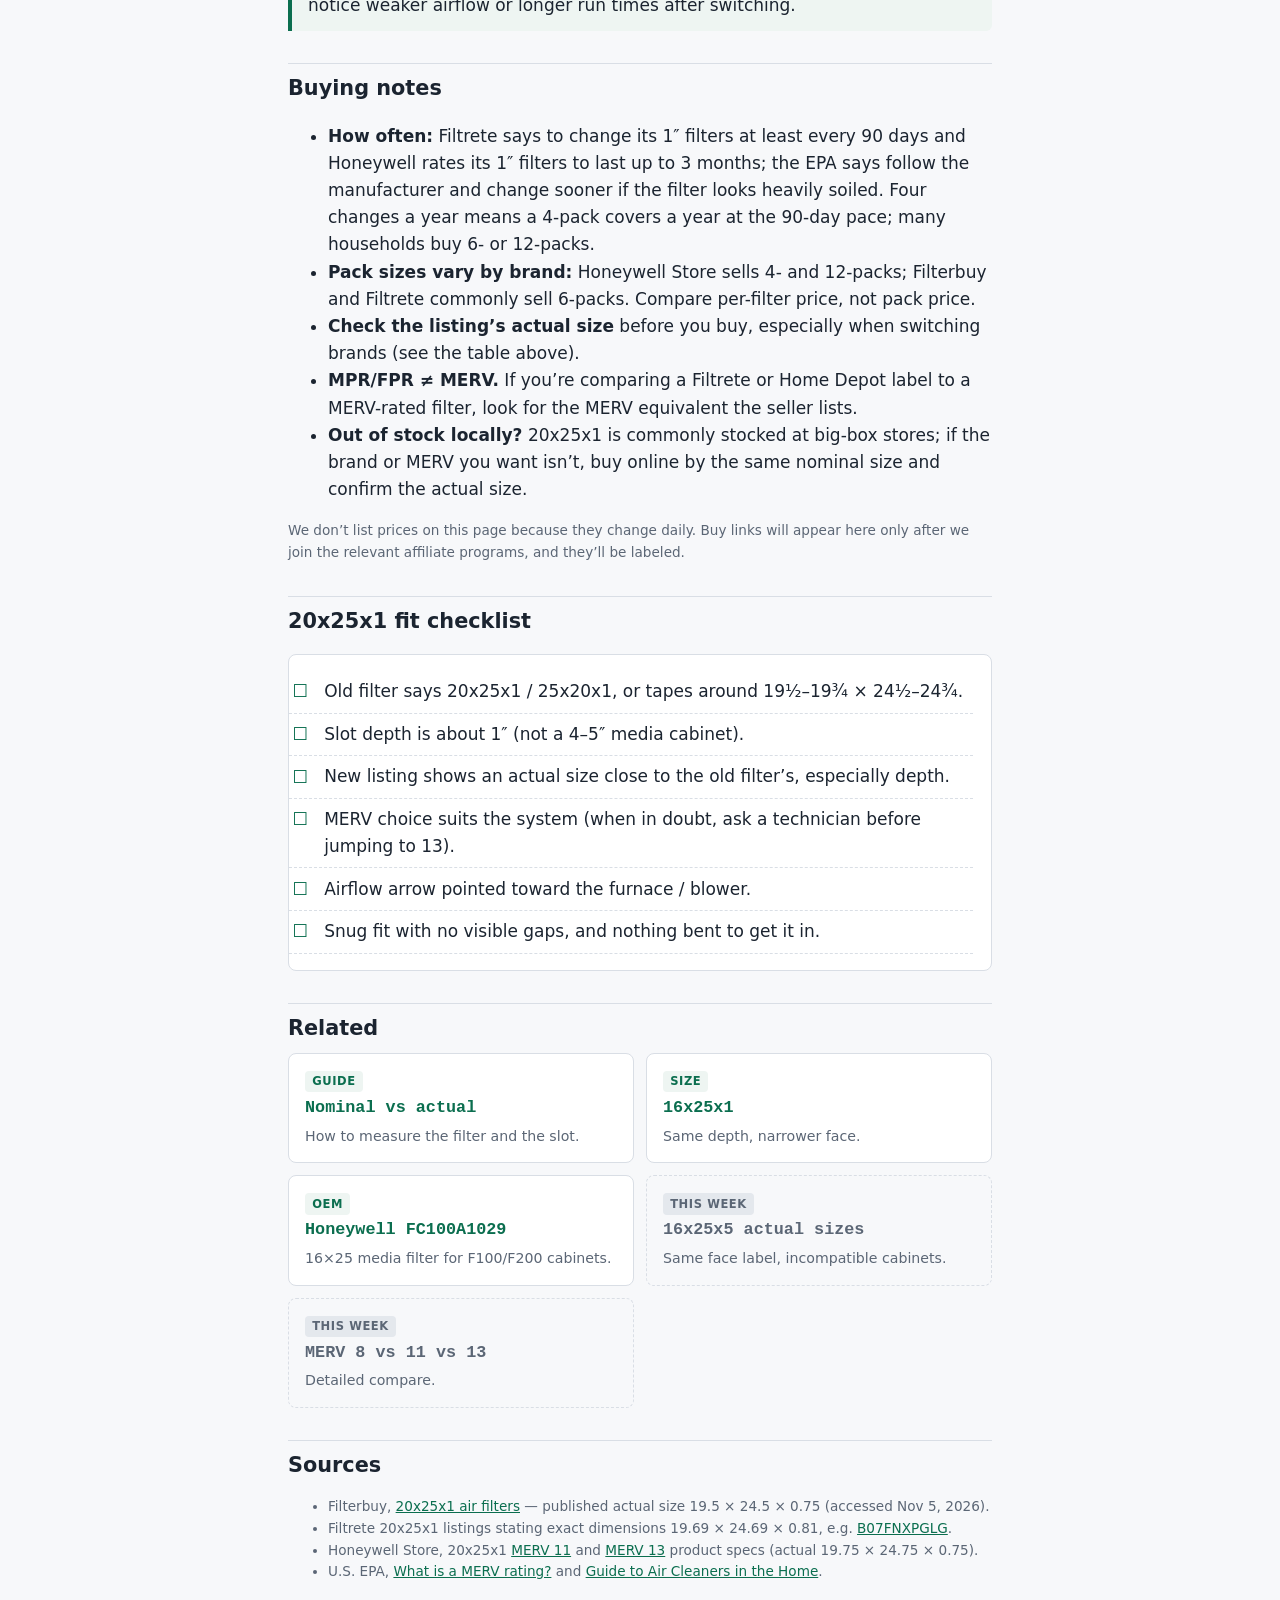
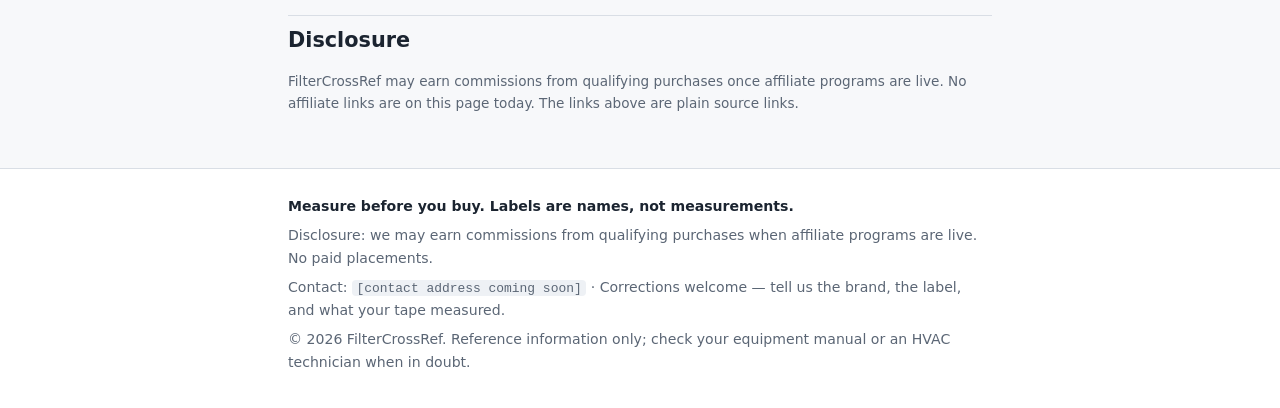
<file: sizes/20x25x1/index.html>
<!doctype html>
<html lang="en">
<head>
<meta charset="utf-8">
<meta name="viewport" content="width=device-width,initial-scale=1">
<title>20x25x1 furnace filter: actual size by brand, fit notes &amp; MERV — FilterCrossRef</title>
<meta name="description" content="A 20x25x1 filter measures about 19½–19¾ × 24½–24¾ × ¾–0.81 inches depending on brand. Brand-by-brand actual sizes with sources, fit notes, MERV choice, and where 20x25x1 is typically installed.">
<link rel="stylesheet" href="../../assets/style.css">
</head>
<body>
<header class="site"><div class="wrap">
  <a class="brand" href="../../index.html">Filter<span>CrossRef</span></a>
  <nav class="top"><a href="../../index.html#finder-h">Size finder</a><a href="../../guides/nominal-vs-actual/index.html">Nominal vs actual</a><a href="#disclosure">Disclosure</a></nav>
</div></header>

<main><div class="wrap">
  <p class="crumbs"><a href="../../index.html">Home</a> › Sizes › 20x25x1</p>
  <h1>20x25x1 air filter: actual size by brand and how to get the fit right</h1>
  <p class="meta">Size page · Updated Nov 5, 2026 · Dimensions checked against manufacturer listings on that date</p>

  <div class="tldr"><strong>Quick answer</strong>Order <code>20x25x1</code> by the nominal name — that’s how every store lists it. The filter you get will measure roughly <span class="mono">19½–19¾ × 24½–24¾ × ¾–0.81</span> inches depending on the brand. That ~¼″ face spread between brands is why a new brand can feel tighter or looser than your last one. A <code>25x20x1</code> is the same filter with the numbers swapped. A 20x25x<strong>4</strong> or <strong>5</strong> is a different product for a media cabinet — don’t substitute a 1″ filter into a thick slot (or the other way around).</div>

  <h2 id="actual">Actual size by brand</h2>
  <p>Each row is a brand’s own published actual size for its 20x25x1. We only list numbers we could trace to the manufacturer’s listing.</p>
  <div class="table-scroll"><table>
    <thead><tr><th>Brand / line</th><th>Width</th><th>Length</th><th>Depth</th><th>Source</th></tr></thead>
    <tbody>
      <tr><td>Filterbuy (MERV 8 / 11 / 13)</td><td class="num">19.50</td><td class="num">24.50</td><td class="num">0.75</td><td><a href="https://filterbuy.com/air-filters/20x25x1/" rel="nofollow noopener">Filterbuy size page</a></td></tr>
      <tr><td>Filtrete (3M), common 1″ packs</td><td class="num">19.69</td><td class="num">24.69</td><td class="num">0.81</td><td><a href="https://www.amazon.com/dp/B07FNXPGLG" rel="nofollow noopener">Filtrete listing, “exact dimensions”</a></td></tr>
      <tr><td>Honeywell Home 1″ (MERV 8 / 11 / 13, current)</td><td class="num">19.75</td><td class="num">24.75</td><td class="num">0.75</td><td><a href="https://www.honeywellstore.com/store/products/honeywell-20x25x1-high-efficiency-merv-11-air-filter-4-pack.htm" rel="nofollow noopener">Honeywell Store specs</a></td></tr>
    </tbody>
    <caption>All dimensions in inches. Accessed Nov 5, 2026. Manufacturers can change cuts between product lines; check the frame or listing before you switch. Some Filtrete MERV 13 listings publish depth as 0.78 instead of 0.81 — confirm the listing you buy.</caption>
  </table></div>

  <h3>What the spread means in practice</h3>
  <ul>
    <li><strong>Face size:</strong> Filterbuy’s 19.50 cut and Honeywell’s 19.75 cut differ by ¼″ on both width and length. Most 1″ racks tolerate that, but in a tight return-grille frame, switching up can go from “slides in” to “needs a push.”</li>
    <li><strong>Depth:</strong> 0.75″ vs 0.81″. If your slot or grille door is shallow and the last filter barely fit, stick with the same brand or one with the same published depth.</li>
    <li><strong>Loose fit:</strong> if your old filter has visible gaps on the sides, a brand cut closer to nominal (like the 19.75 × 24.75 listings) may reduce bypass. The EPA’s test is simple: snug, no air leaking around it, and not bent or crushed to get it in.</li>
    <li><strong>Don’t trim a bigger filter</strong> to fit — order the right nominal size, or a custom cut if your slot is genuinely non-standard.</li>
  </ul>

  <h2 id="is-it-yours">Is 20x25x1 actually your size?</h2>
  <ol class="check">
    <li><strong>Read the frame.</strong> If the old filter says 20x25x1 (or 25x20x1) and it fit snugly, that’s your size.</li>
    <li><strong>Tape it.</strong> An old filter measuring about 19½–19¾ × 24½–24¾ with a ¾″-ish frame is a 20x25x1.</li>
    <li><strong>Check the slot depth.</strong> If the rack or cabinet is roughly 4–5″ deep, you likely have a media cabinet (for example a Honeywell F100/F200). A 1″ filter is the wrong part even if the face size matches — order by the cabinet’s or old filter’s model number instead (see the <a href="../../oem/honeywell/fc100a1029/index.html">FC100A1029 OEM page</a> for the 16×25 Honeywell media family).</li>
    <li><strong>Watch for 20x25x4 vs 20x25x5.</strong> Same face numbers, different products. Thick media filters sold under those labels can be ~3⅝″ or ~4⅜″ deep depending on the cabinet family — measure depth before you order.</li>
    <li><strong>If the slot measures exactly 20 × 25</strong> inside (not ~½″ more than the filter), you still order 20x25x1; the undercut is what lets it slide in.</li>
  </ol>

  <h2 id="where">Where 20x25x1 is typically installed</h2>
  <p>20x25x1 is one of the most common residential 1″ sizes in the U.S., often paired with mid-size furnaces and air handlers. You’ll usually find it in one of these places:</p>
  <div class="grid two">
    <div class="card" style="margin:0"><strong>Return-air grille</strong><br><span class="meta">A hinged wall or ceiling grille in a hallway with the filter behind it. Depth is fixed by the grille frame, so a 1″ filter is the norm here.</span></div>
    <div class="card" style="margin:0"><strong>Furnace filter slot</strong><br><span class="meta">A slide-in slot or rack on the side or bottom of the furnace’s blower section, or in the return duct just before the furnace.</span></div>
    <div class="card" style="margin:0"><strong>Air handler / heat pump rack</strong><br><span class="meta">A filter door on an air handler in a closet, attic, or basement.</span></div>
    <div class="card" style="margin:0"><strong>Not here:</strong><br><span class="meta">A dedicated 4–5″ media cabinet (Honeywell F100/F200, Aprilaire, Lennox, etc.). Those take thick filters by model number — see OEM pages.</span></div>
  </div>
  <p class="meta">Some homes have more than one filter location (for example, a grille filter <em>and</em> a furnace filter). Check both, and confirm with your equipment manual or installer which one is meant to be used.</p>

  <h2 id="merv">Choosing a MERV rating for a 20x25x1</h2>
  <p>MERV (Minimum Efficiency Reporting Value) comes from an ASHRAE test of how well a filter captures particles between 0.3 and 10 microns. Higher numbers capture more of the smaller particles. The brands above sell 20x25x1 in roughly these tiers:</p>
  <div class="table-scroll"><table>
    <thead><tr><th>MERV</th><th>What the test rating means (per EPA summary)</th><th>Typical pick for</th></tr></thead>
    <tbody>
      <tr><td class="num">5–7</td><td>Captures a share of larger particles (3–10 µm); limited on smaller ones.</td><td>Basic dust and lint; lowest airflow resistance</td></tr>
      <tr><td class="num">8</td><td>≥70% of 3–10 µm and ≥20% of 1–3 µm particles.</td><td>Common default for most homes</td></tr>
      <tr><td class="num">11</td><td>Adds ≥20% capture in the 0.3–1 µm range; ≥65% of 1–3 µm.</td><td>Households wanting finer capture; pets</td></tr>
      <tr><td class="num">13</td><td>EPA notes MERV 13+ must show at least 50% removal of the smallest particles tested.</td><td>EPA’s suggested target <em>if</em> the system can handle it</td></tr>
    </tbody>
    <caption>Capture figures summarized from the <a href="https://www.epa.gov/indoor-air-quality-iaq/what-merv-rating" rel="noopener">EPA MERV page</a>. Brand ratings like MPR (Filtrete) and FPR (Home Depot) are proprietary scales, not MERV.</caption>
  </table></div>
  <div class="note"><strong>Higher isn’t automatically better for your furnace.</strong> A thin 1″ filter has less media area than a thick one, so higher-MERV 1″ filters add more airflow resistance and load up faster. The EPA says most systems can accommodate MERV 13 if the filter is changed frequently, but systems aren’t usually labeled with filter limits — ask an HVAC technician if you’re unsure, especially if you notice weaker airflow or longer run times after switching.</div>

  <h2 id="buying">Buying notes</h2>
  <ul>
    <li><strong>How often:</strong> Filtrete says to change its 1″ filters at least every 90 days and Honeywell rates its 1″ filters to last up to 3 months; the EPA says follow the manufacturer and change sooner if the filter looks heavily soiled. Four changes a year means a 4-pack covers a year at the 90-day pace; many households buy 6- or 12-packs.</li>
    <li><strong>Pack sizes vary by brand:</strong> Honeywell Store sells 4- and 12-packs; Filterbuy and Filtrete commonly sell 6-packs. Compare per-filter price, not pack price.</li>
    <li><strong>Check the listing’s actual size</strong> before you buy, especially when switching brands (see the table above).</li>
    <li><strong>MPR/FPR ≠ MERV.</strong> If you’re comparing a Filtrete or Home Depot label to a MERV-rated filter, look for the MERV equivalent the seller lists.</li>
    <li><strong>Out of stock locally?</strong> 20x25x1 is commonly stocked at big-box stores; if the brand or MERV you want isn’t, buy online by the same nominal size and confirm the actual size.</li>
  </ul>
  <p class="meta">We don’t list prices on this page because they change daily. Buy links will appear here only after we join the relevant affiliate programs, and they’ll be labeled.</p>

  <h2 id="checklist">20x25x1 fit checklist</h2>
  <ul class="check card">
    <li>Old filter says 20x25x1 / 25x20x1, or tapes around 19½–19¾ × 24½–24¾.</li>
    <li>Slot depth is about 1″ (not a 4–5″ media cabinet).</li>
    <li>New listing shows an actual size close to the old filter’s, especially depth.</li>
    <li>MERV choice suits the system (when in doubt, ask a technician before jumping to 13).</li>
    <li>Airflow arrow pointed toward the furnace / blower.</li>
    <li>Snug fit with no visible gaps, and nothing bent to get it in.</li>
  </ul>

  <h2 id="related">Related</h2>
  <div class="grid two">
    <a class="tile" href="../../guides/nominal-vs-actual/index.html"><span class="badge live">Guide</span><b>Nominal vs actual</b><small>How to measure the filter and the slot.</small></a>
    <a class="tile" href="../16x25x1/index.html"><span class="badge live">Size</span><b>16x25x1</b><small>Same depth, narrower face.</small></a>
    <a class="tile" href="../../oem/honeywell/fc100a1029/index.html"><span class="badge live">OEM</span><b>Honeywell FC100A1029</b><small>16×25 media filter for F100/F200 cabinets.</small></a>
    <div class="tile planned"><span class="badge">This week</span><b>16x25x5 actual sizes</b><small>Same face label, incompatible cabinets.</small></div>
    <div class="tile planned"><span class="badge">This week</span><b>MERV 8 vs 11 vs 13</b><small>Detailed compare.</small></div>
  </div>

  <h2>Sources</h2>
  <ul class="meta">
    <li>Filterbuy, <a href="https://filterbuy.com/air-filters/20x25x1/" rel="nofollow noopener">20x25x1 air filters</a> — published actual size 19.5 × 24.5 × 0.75 (accessed Nov 5, 2026).</li>
    <li>Filtrete 20x25x1 listings stating exact dimensions 19.69 × 24.69 × 0.81, e.g. <a href="https://www.amazon.com/dp/B07FNXPGLG" rel="nofollow noopener">B07FNXPGLG</a>.</li>
    <li>Honeywell Store, 20x25x1 <a href="https://www.honeywellstore.com/store/products/honeywell-20x25x1-high-efficiency-merv-11-air-filter-4-pack.htm" rel="nofollow noopener">MERV 11</a> and <a href="https://www.honeywellstore.com/store/products/honeywell-20x25x1-ultra-efficiency-merv-13-air-filter-4-pack.htm" rel="nofollow noopener">MERV 13</a> product specs (actual 19.75 × 24.75 × 0.75).</li>
    <li>U.S. EPA, <a href="https://www.epa.gov/indoor-air-quality-iaq/what-merv-rating" rel="noopener">What is a MERV rating?</a> and <a href="https://www.epa.gov/indoor-air-quality-iaq/guide-air-cleaners-home" rel="noopener">Guide to Air Cleaners in the Home</a>.</li>
  </ul>

  <h2 id="disclosure">Disclosure</h2>
  <p class="meta">FilterCrossRef may earn commissions from qualifying purchases once affiliate programs are live. No affiliate links are on this page today. The links above are plain source links.</p>
</div></main>

<footer class="site"><div class="wrap">
  <p class="measure">Measure before you buy. Labels are names, not measurements.</p>
  <p>Disclosure: we may earn commissions from qualifying purchases when affiliate programs are live. No paid placements.</p>
  <p>Contact: <span class="mono">[contact address coming soon]</span> · Corrections welcome — tell us the brand, the label, and what your tape measured.</p>
  <p>© 2026 FilterCrossRef. Reference information only; check your equipment manual or an HVAC technician when in doubt.</p>
</div></footer>
</body>
</html>
</file>
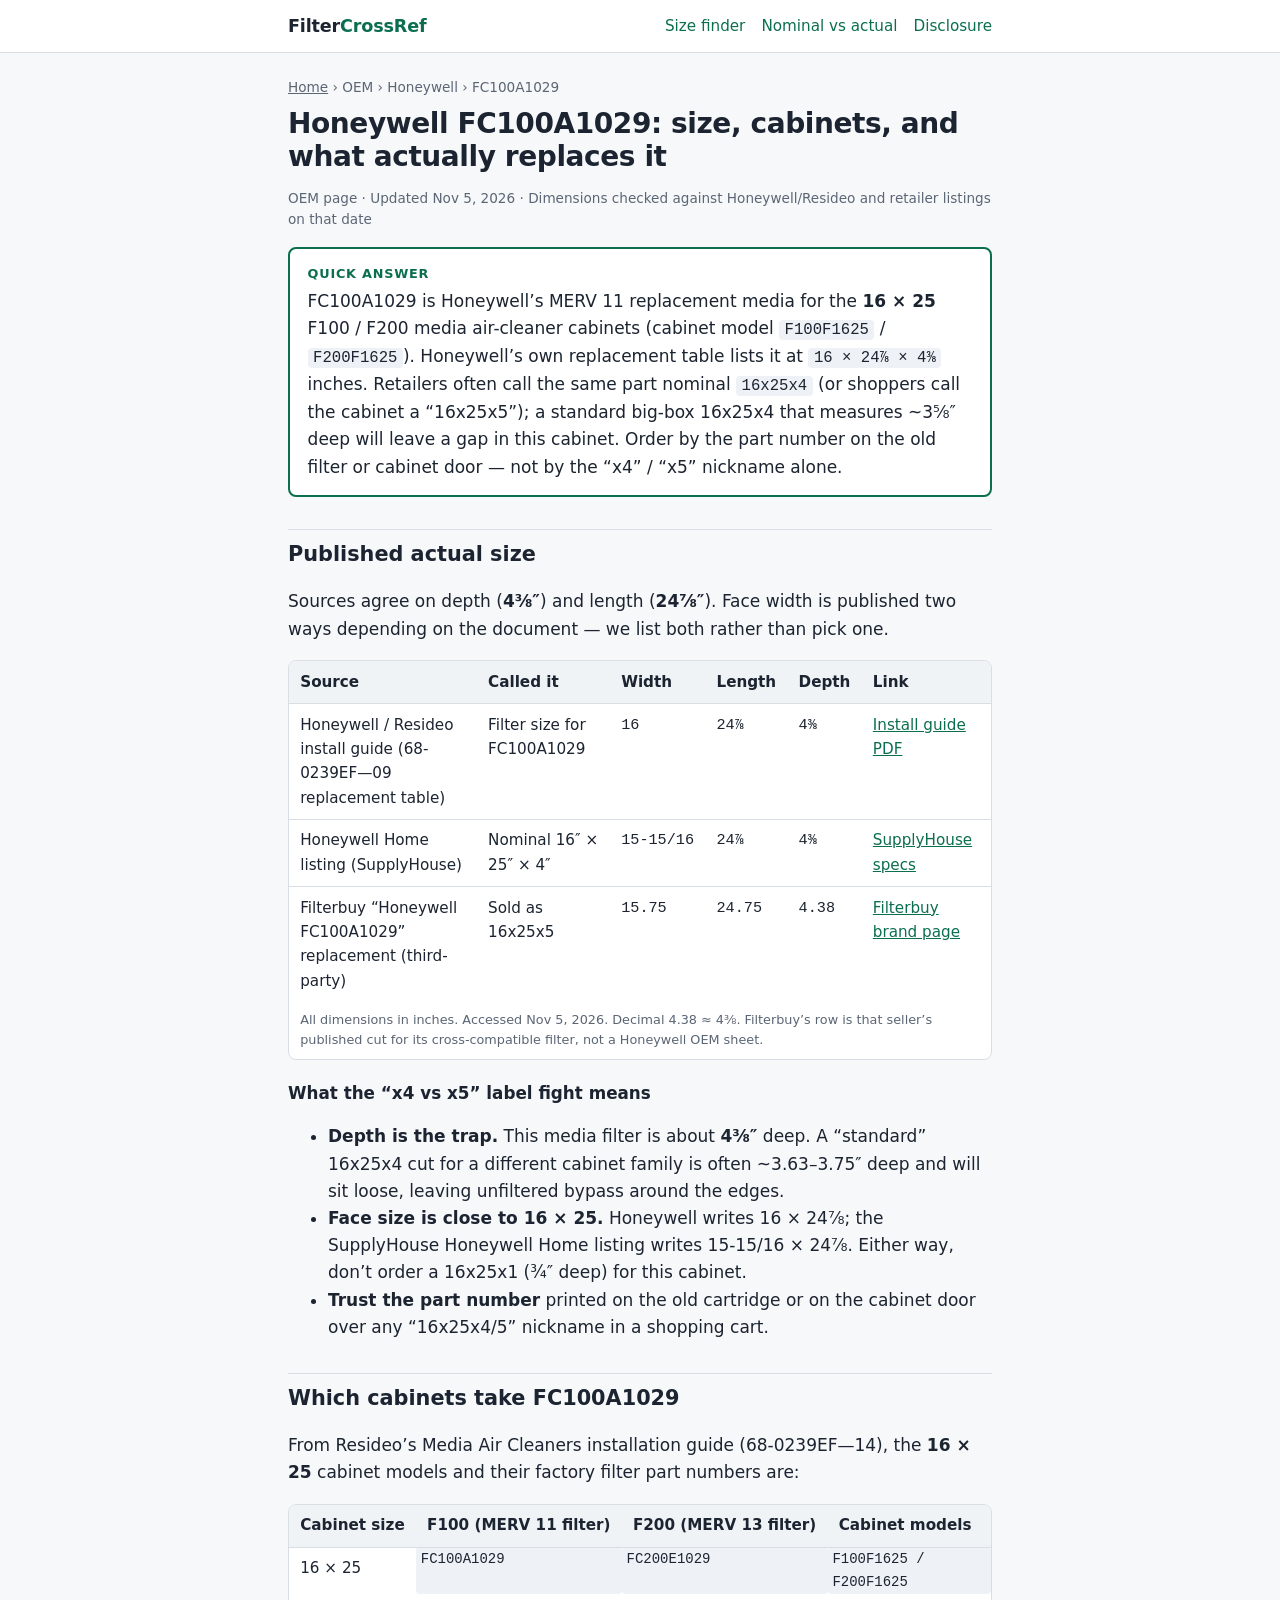
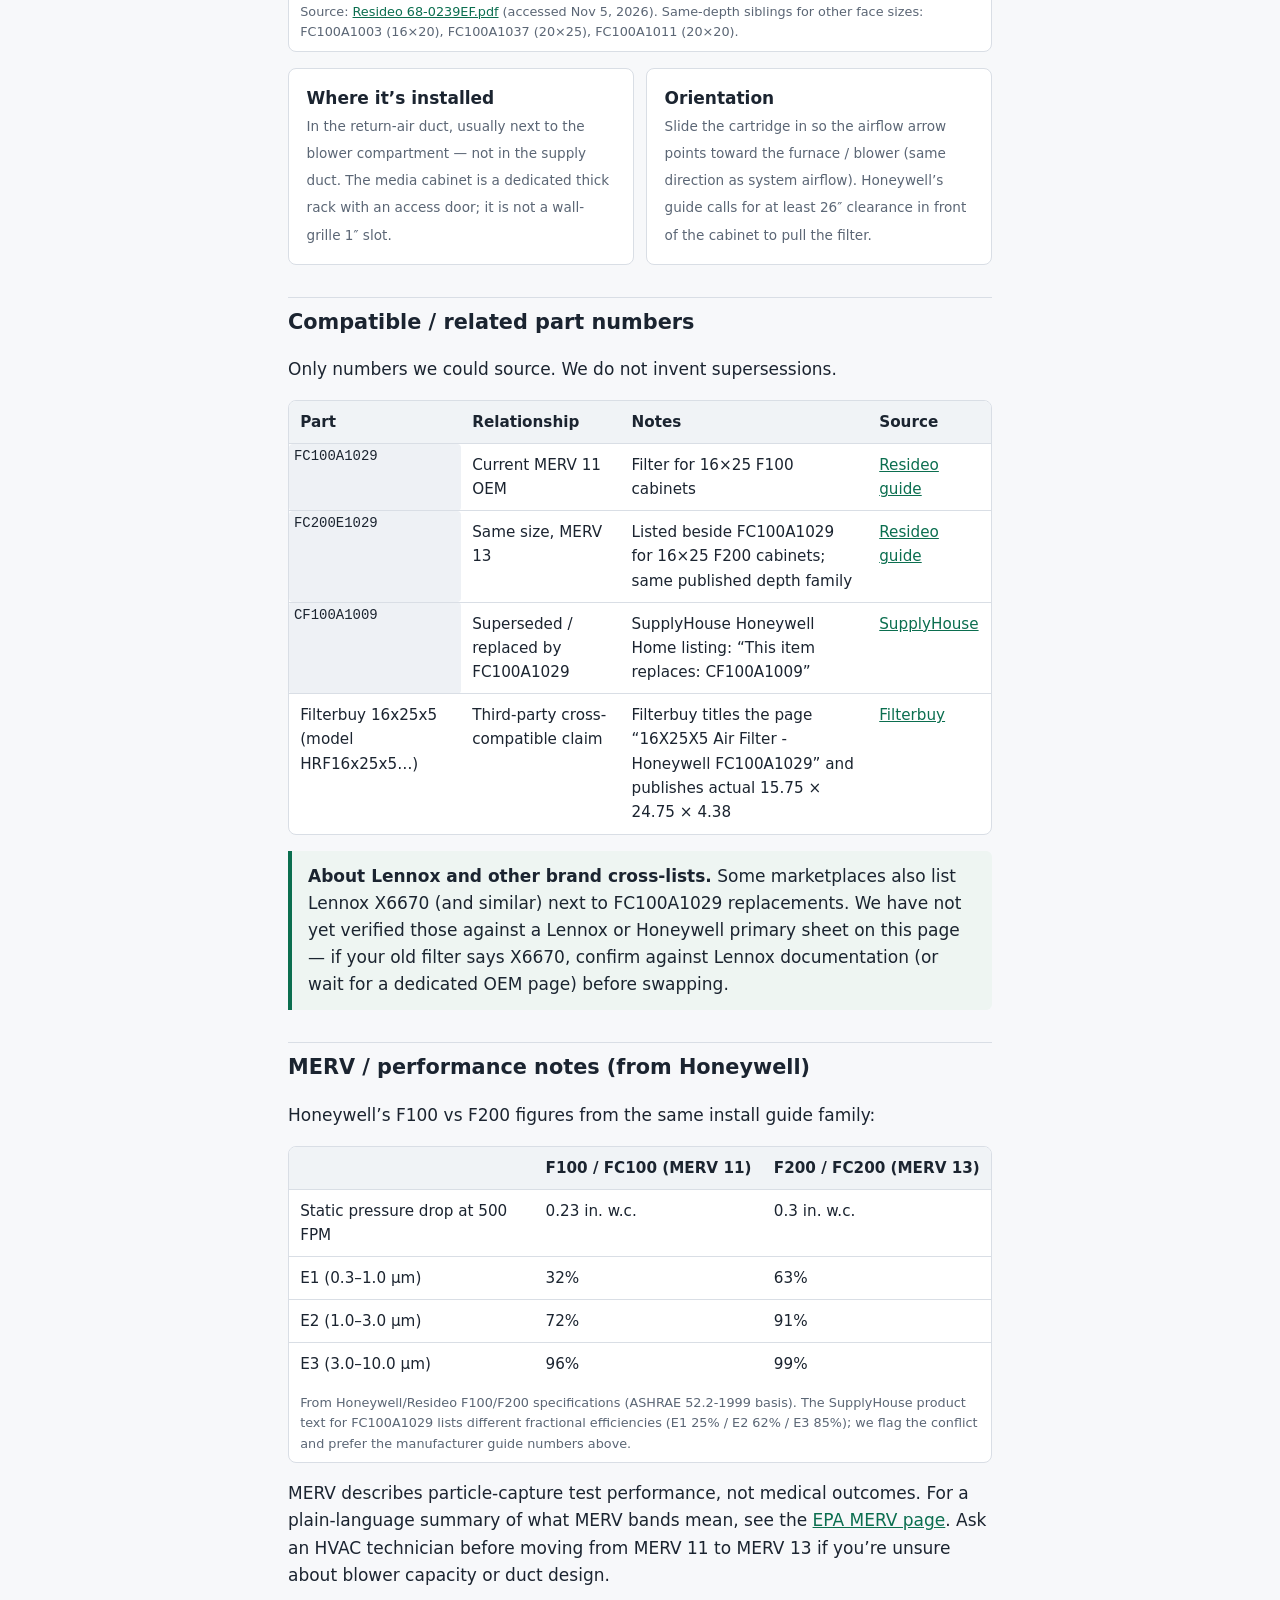
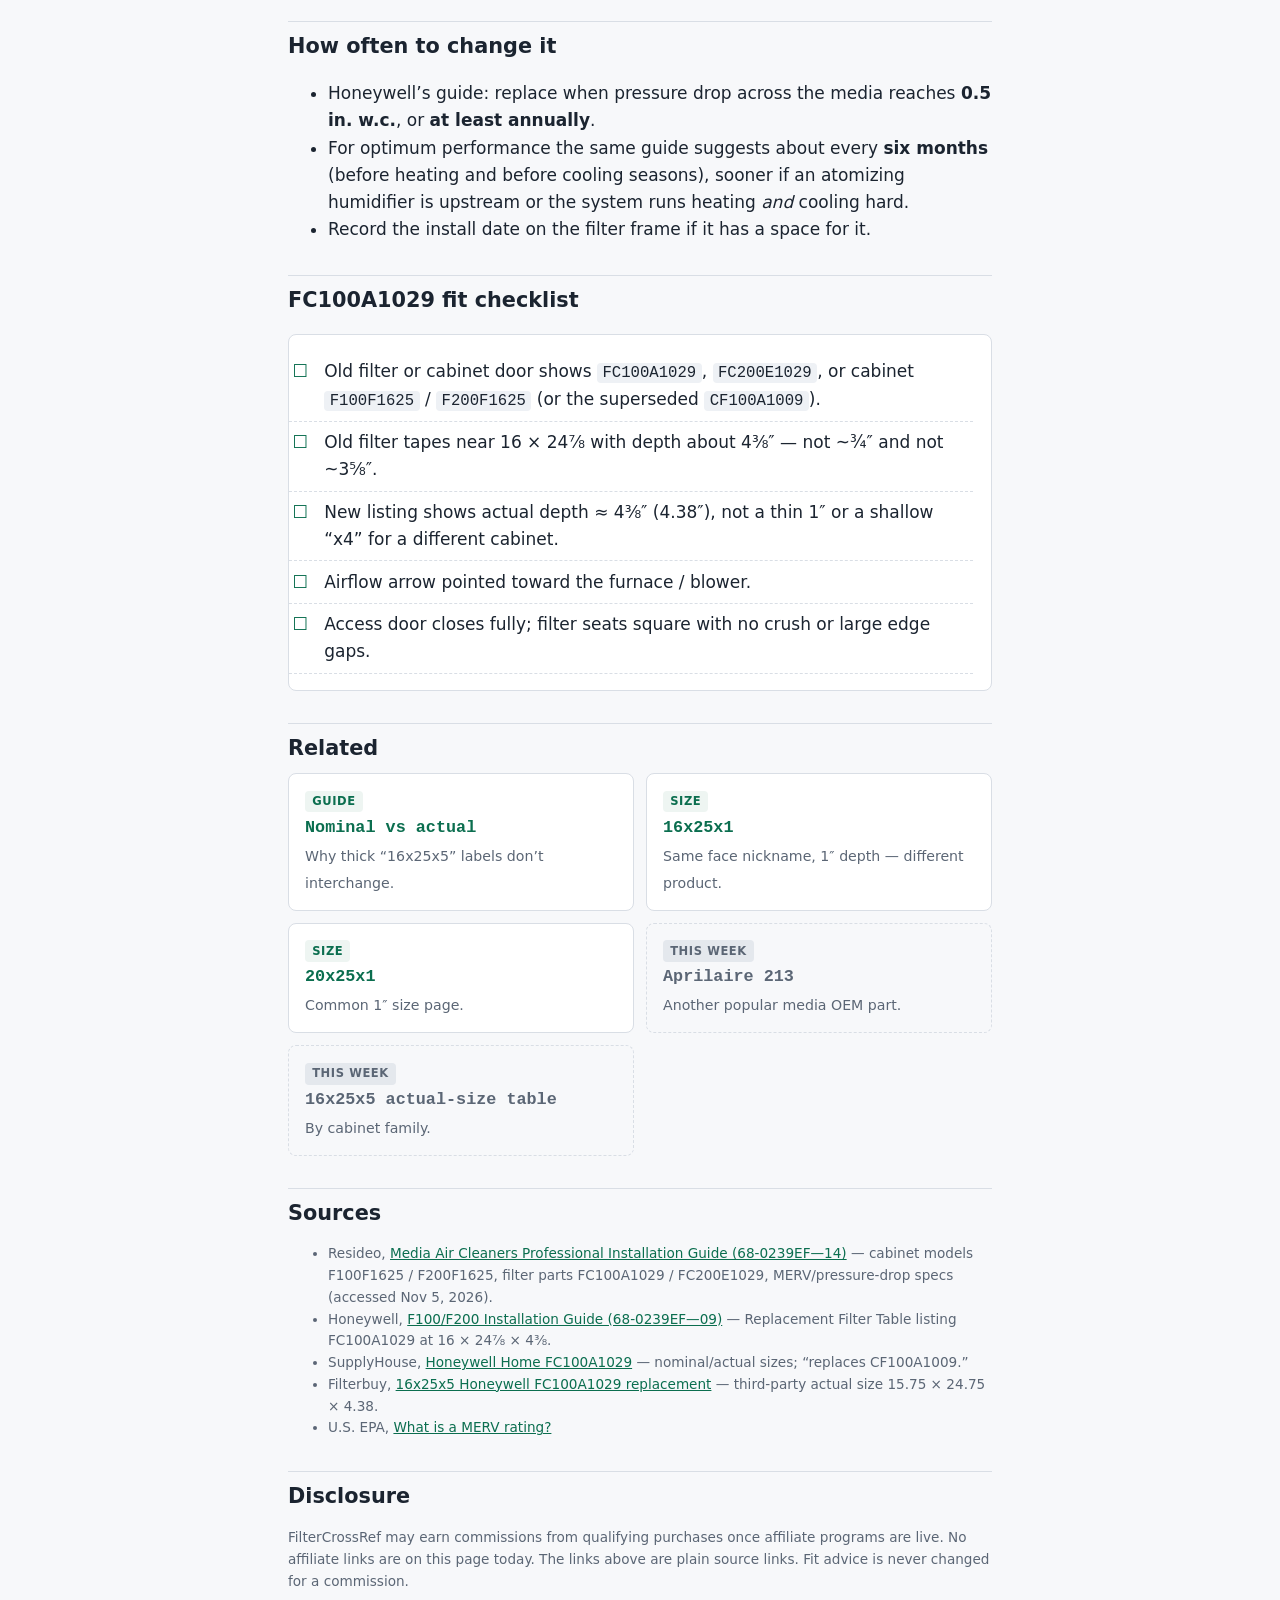
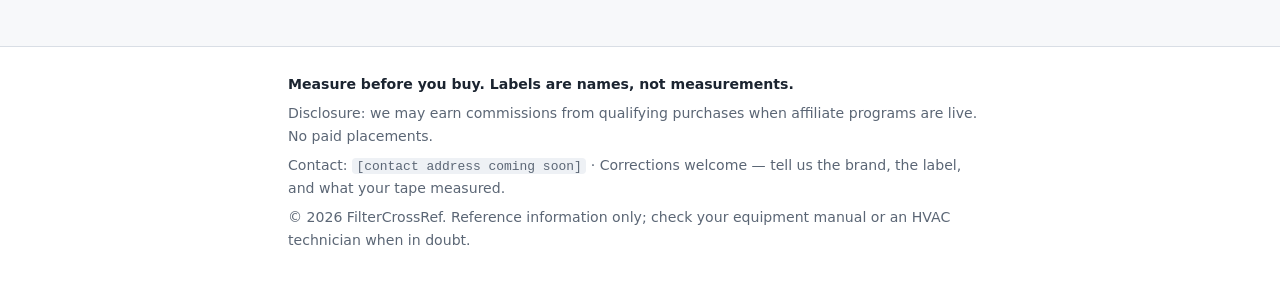
<file: oem/honeywell/fc100a1029/index.html>
<!doctype html>
<html lang="en">
<head>
<meta charset="utf-8">
<meta name="viewport" content="width=device-width,initial-scale=1">
<title>Honeywell FC100A1029: actual size, F100/F200 fit &amp; replacements — FilterCrossRef</title>
<meta name="description" content="Honeywell FC100A1029 is the MERV 11 media filter for 16×25 F100/F200 cabinets. Published actual size ~16 × 24⅞ × 4⅜ in, compatible FC200E1029 / CF100A1009 notes, fit checklist, and sources.">
<link rel="stylesheet" href="../../../assets/style.css">
</head>
<body>
<header class="site"><div class="wrap">
  <a class="brand" href="../../../index.html">Filter<span>CrossRef</span></a>
  <nav class="top"><a href="../../../index.html#finder-h">Size finder</a><a href="../../../guides/nominal-vs-actual/index.html">Nominal vs actual</a><a href="#disclosure">Disclosure</a></nav>
</div></header>

<main><div class="wrap">
  <p class="crumbs"><a href="../../../index.html">Home</a> › OEM › Honeywell › FC100A1029</p>
  <h1>Honeywell FC100A1029: size, cabinets, and what actually replaces it</h1>
  <p class="meta">OEM page · Updated Nov 5, 2026 · Dimensions checked against Honeywell/Resideo and retailer listings on that date</p>

  <div class="tldr"><strong>Quick answer</strong>FC100A1029 is Honeywell’s MERV&nbsp;11 replacement media for the <strong>16 × 25</strong> F100 / F200 media air-cleaner cabinets (cabinet model <code>F100F1625</code> / <code>F200F1625</code>). Honeywell’s own replacement table lists it at <span class="mono">16 × 24⅞ × 4⅜</span> inches. Retailers often call the same part nominal <code>16x25x4</code> (or shoppers call the cabinet a “16x25x5”); a standard big-box 16x25x4 that measures ~3⅝″ deep will leave a gap in this cabinet. Order by the part number on the old filter or cabinet door — not by the “x4” / “x5” nickname alone.</div>

  <h2 id="actual">Published actual size</h2>
  <p>Sources agree on depth (<strong>4⅜″</strong>) and length (<strong>24⅞″</strong>). Face width is published two ways depending on the document — we list both rather than pick one.</p>
  <div class="table-scroll"><table>
    <thead><tr><th>Source</th><th>Called it</th><th>Width</th><th>Length</th><th>Depth</th><th>Link</th></tr></thead>
    <tbody>
      <tr><td>Honeywell / Resideo install guide (68-0239EF—09 replacement table)</td><td>Filter size for FC100A1029</td><td class="num">16</td><td class="num">24⅞</td><td class="num">4⅜</td><td><a href="https://documents.alpinehomeair.com/product/Honeywell%20F100%20F200%20Installation%20Guide.pdf" rel="nofollow noopener">Install guide PDF</a></td></tr>
      <tr><td>Honeywell Home listing (SupplyHouse)</td><td>Nominal 16″ × 25″ × 4″</td><td class="num">15-15/16</td><td class="num">24⅞</td><td class="num">4⅜</td><td><a href="https://www.supplyhouse.com/Honeywell-Home-FC100A1029-16-X-25-Media-Air-Filter" rel="nofollow noopener">SupplyHouse specs</a></td></tr>
      <tr><td>Filterbuy “Honeywell FC100A1029” replacement (third-party)</td><td>Sold as 16x25x5</td><td class="num">15.75</td><td class="num">24.75</td><td class="num">4.38</td><td><a href="https://filterbuy.com/brand/honeywell-filters/honeywell-furnace-filters/honeywell-16x25x5-replacement-filters/" rel="nofollow noopener">Filterbuy brand page</a></td></tr>
    </tbody>
    <caption>All dimensions in inches. Accessed Nov 5, 2026. Decimal 4.38 ≈ 4⅜. Filterbuy’s row is that seller’s published cut for its cross-compatible filter, not a Honeywell OEM sheet.</caption>
  </table></div>

  <h3>What the “x4 vs x5” label fight means</h3>
  <ul>
    <li><strong>Depth is the trap.</strong> This media filter is about <strong>4⅜″</strong> deep. A “standard” 16x25x4 cut for a different cabinet family is often ~3.63–3.75″ deep and will sit loose, leaving unfiltered bypass around the edges.</li>
    <li><strong>Face size is close to 16 × 25.</strong> Honeywell writes 16 × 24⅞; the SupplyHouse Honeywell Home listing writes 15-15/16 × 24⅞. Either way, don’t order a 16x25x1 (¾″ deep) for this cabinet.</li>
    <li><strong>Trust the part number</strong> printed on the old cartridge or on the cabinet door over any “16x25x4/5” nickname in a shopping cart.</li>
  </ul>

  <h2 id="cabinets">Which cabinets take FC100A1029</h2>
  <p>From Resideo’s Media Air Cleaners installation guide (68-0239EF—14), the <strong>16 × 25</strong> cabinet models and their factory filter part numbers are:</p>
  <div class="table-scroll"><table>
    <thead><tr><th>Cabinet size</th><th>F100 (MERV 11 filter)</th><th>F200 (MERV 13 filter)</th><th>Cabinet models</th></tr></thead>
    <tbody>
      <tr><td>16 × 25</td><td class="mono">FC100A1029</td><td class="mono">FC200E1029</td><td class="mono">F100F1625 / F200F1625</td></tr>
    </tbody>
    <caption>Source: <a href="https://customer.resideo.com/resources/Techlit/TechLitDocuments/68-0000s/68-0239EF.pdf" rel="nofollow noopener">Resideo 68-0239EF.pdf</a> (accessed Nov 5, 2026). Same-depth siblings for other face sizes: FC100A1003 (16×20), FC100A1037 (20×25), FC100A1011 (20×20).</caption>
  </table></div>
  <div class="grid two">
    <div class="card" style="margin:0"><strong>Where it’s installed</strong><br><span class="meta">In the return-air duct, usually next to the blower compartment — not in the supply duct. The media cabinet is a dedicated thick rack with an access door; it is not a wall-grille 1″ slot.</span></div>
    <div class="card" style="margin:0"><strong>Orientation</strong><br><span class="meta">Slide the cartridge in so the airflow arrow points toward the furnace / blower (same direction as system airflow). Honeywell’s guide calls for at least 26″ clearance in front of the cabinet to pull the filter.</span></div>
  </div>

  <h2 id="replacements">Compatible / related part numbers</h2>
  <p>Only numbers we could source. We do not invent supersessions.</p>
  <div class="table-scroll"><table>
    <thead><tr><th>Part</th><th>Relationship</th><th>Notes</th><th>Source</th></tr></thead>
    <tbody>
      <tr><td class="mono">FC100A1029</td><td>Current MERV 11 OEM</td><td>Filter for 16×25 F100 cabinets</td><td><a href="https://customer.resideo.com/resources/Techlit/TechLitDocuments/68-0000s/68-0239EF.pdf" rel="nofollow noopener">Resideo guide</a></td></tr>
      <tr><td class="mono">FC200E1029</td><td>Same size, MERV 13</td><td>Listed beside FC100A1029 for 16×25 F200 cabinets; same published depth family</td><td><a href="https://customer.resideo.com/resources/Techlit/TechLitDocuments/68-0000s/68-0239EF.pdf" rel="nofollow noopener">Resideo guide</a></td></tr>
      <tr><td class="mono">CF100A1009</td><td>Superseded / replaced by FC100A1029</td><td>SupplyHouse Honeywell Home listing: “This item replaces: CF100A1009”</td><td><a href="https://www.supplyhouse.com/Honeywell-Home-FC100A1029-16-X-25-Media-Air-Filter" rel="nofollow noopener">SupplyHouse</a></td></tr>
      <tr><td>Filterbuy 16x25x5 (model HRF16x25x5…)</td><td>Third-party cross-compatible claim</td><td>Filterbuy titles the page “16X25X5 Air Filter - Honeywell FC100A1029” and publishes actual 15.75 × 24.75 × 4.38</td><td><a href="https://filterbuy.com/brand/honeywell-filters/honeywell-furnace-filters/honeywell-16x25x5-replacement-filters/" rel="nofollow noopener">Filterbuy</a></td></tr>
    </tbody>
  </table></div>
  <div class="note"><strong>About Lennox and other brand cross-lists.</strong> Some marketplaces also list Lennox X6670 (and similar) next to FC100A1029 replacements. We have not yet verified those against a Lennox or Honeywell primary sheet on this page — if your old filter says X6670, confirm against Lennox documentation (or wait for a dedicated OEM page) before swapping.</div>

  <h2 id="merv">MERV / performance notes (from Honeywell)</h2>
  <p>Honeywell’s F100 vs F200 figures from the same install guide family:</p>
  <div class="table-scroll"><table>
    <thead><tr><th></th><th>F100 / FC100 (MERV 11)</th><th>F200 / FC200 (MERV 13)</th></tr></thead>
    <tbody>
      <tr><td>Static pressure drop at 500 FPM</td><td>0.23 in. w.c.</td><td>0.3 in. w.c.</td></tr>
      <tr><td>E1 (0.3–1.0 µm)</td><td>32%</td><td>63%</td></tr>
      <tr><td>E2 (1.0–3.0 µm)</td><td>72%</td><td>91%</td></tr>
      <tr><td>E3 (3.0–10.0 µm)</td><td>96%</td><td>99%</td></tr>
    </tbody>
    <caption>From Honeywell/Resideo F100/F200 specifications (ASHRAE 52.2-1999 basis). The SupplyHouse product text for FC100A1029 lists different fractional efficiencies (E1 25% / E2 62% / E3 85%); we flag the conflict and prefer the manufacturer guide numbers above.</caption>
  </table></div>
  <p>MERV describes particle-capture test performance, not medical outcomes. For a plain-language summary of what MERV bands mean, see the <a href="https://www.epa.gov/indoor-air-quality-iaq/what-merv-rating" rel="noopener">EPA MERV page</a>. Ask an HVAC technician before moving from MERV 11 to MERV 13 if you’re unsure about blower capacity or duct design.</p>

  <h2 id="change">How often to change it</h2>
  <ul>
    <li>Honeywell’s guide: replace when pressure drop across the media reaches <strong>0.5 in. w.c.</strong>, or <strong>at least annually</strong>.</li>
    <li>For optimum performance the same guide suggests about every <strong>six months</strong> (before heating and before cooling seasons), sooner if an atomizing humidifier is upstream or the system runs heating <em>and</em> cooling hard.</li>
    <li>Record the install date on the filter frame if it has a space for it.</li>
  </ul>

  <h2 id="checklist">FC100A1029 fit checklist</h2>
  <ul class="check card">
    <li>Old filter or cabinet door shows <span class="mono">FC100A1029</span>, <span class="mono">FC200E1029</span>, or cabinet <span class="mono">F100F1625</span> / <span class="mono">F200F1625</span> (or the superseded <span class="mono">CF100A1009</span>).</li>
    <li>Old filter tapes near 16 × 24⅞ with depth about 4⅜″ — not ~¾″ and not ~3⅝″.</li>
    <li>New listing shows actual depth ≈ 4⅜″ (4.38″), not a thin 1″ or a shallow “x4” for a different cabinet.</li>
    <li>Airflow arrow pointed toward the furnace / blower.</li>
    <li>Access door closes fully; filter seats square with no crush or large edge gaps.</li>
  </ul>

  <h2 id="related">Related</h2>
  <div class="grid two">
    <a class="tile" href="../../../guides/nominal-vs-actual/index.html"><span class="badge live">Guide</span><b>Nominal vs actual</b><small>Why thick “16x25x5” labels don’t interchange.</small></a>
    <a class="tile" href="../../../sizes/16x25x1/index.html"><span class="badge live">Size</span><b>16x25x1</b><small>Same face nickname, 1″ depth — different product.</small></a>
    <a class="tile" href="../../../sizes/20x25x1/index.html"><span class="badge live">Size</span><b>20x25x1</b><small>Common 1″ size page.</small></a>
    <div class="tile planned"><span class="badge">This week</span><b>Aprilaire 213</b><small>Another popular media OEM part.</small></div>
    <div class="tile planned"><span class="badge">This week</span><b>16x25x5 actual-size table</b><small>By cabinet family.</small></div>
  </div>

  <h2>Sources</h2>
  <ul class="meta">
    <li>Resideo, <a href="https://customer.resideo.com/resources/Techlit/TechLitDocuments/68-0000s/68-0239EF.pdf" rel="nofollow noopener">Media Air Cleaners Professional Installation Guide (68-0239EF—14)</a> — cabinet models F100F1625 / F200F1625, filter parts FC100A1029 / FC200E1029, MERV/pressure-drop specs (accessed Nov 5, 2026).</li>
    <li>Honeywell, <a href="https://documents.alpinehomeair.com/product/Honeywell%20F100%20F200%20Installation%20Guide.pdf" rel="nofollow noopener">F100/F200 Installation Guide (68-0239EF—09)</a> — Replacement Filter Table listing FC100A1029 at 16 × 24⅞ × 4⅜.</li>
    <li>SupplyHouse, <a href="https://www.supplyhouse.com/Honeywell-Home-FC100A1029-16-X-25-Media-Air-Filter" rel="nofollow noopener">Honeywell Home FC100A1029</a> — nominal/actual sizes; “replaces CF100A1009.”</li>
    <li>Filterbuy, <a href="https://filterbuy.com/brand/honeywell-filters/honeywell-furnace-filters/honeywell-16x25x5-replacement-filters/" rel="nofollow noopener">16x25x5 Honeywell FC100A1029 replacement</a> — third-party actual size 15.75 × 24.75 × 4.38.</li>
    <li>U.S. EPA, <a href="https://www.epa.gov/indoor-air-quality-iaq/what-merv-rating" rel="noopener">What is a MERV rating?</a></li>
  </ul>

  <h2 id="disclosure">Disclosure</h2>
  <p class="meta">FilterCrossRef may earn commissions from qualifying purchases once affiliate programs are live. No affiliate links are on this page today. The links above are plain source links. Fit advice is never changed for a commission.</p>
</div></main>

<footer class="site"><div class="wrap">
  <p class="measure">Measure before you buy. Labels are names, not measurements.</p>
  <p>Disclosure: we may earn commissions from qualifying purchases when affiliate programs are live. No paid placements.</p>
  <p>Contact: <span class="mono">[contact address coming soon]</span> · Corrections welcome — tell us the brand, the label, and what your tape measured.</p>
  <p>© 2026 FilterCrossRef. Reference information only; check your equipment manual or an HVAC technician when in doubt.</p>
</div></footer>
</body>
</html>
</file>
<file: assets/style.css>
/* FilterCrossRef — reference-tool stylesheet. No external fonts, no images. */
:root{
  --ink:#1b2430; --muted:#5b6675; --line:#d9dee5; --bg:#f7f8fa; --card:#fff;
  --accent:#0b6e4f; --accent-ink:#fff; --warn-bg:#fff7e0; --warn-line:#e6c25a;
  --note-bg:#eef5f2; --code:#eef1f5; --max:46rem;
  --mono:ui-monospace,SFMono-Regular,Menlo,Consolas,monospace;
}
*{box-sizing:border-box}
html{-webkit-text-size-adjust:100%}
body{margin:0;font:17px/1.6 system-ui,-apple-system,"Segoe UI",Roboto,Arial,sans-serif;color:var(--ink);background:var(--bg)}
a{color:var(--accent)} a:hover{text-decoration-thickness:2px}
.wrap{max-width:var(--max);margin:0 auto;padding:0 1rem}
header.site{background:var(--card);border-bottom:1px solid var(--line)}
header.site .wrap{display:flex;flex-wrap:wrap;align-items:center;justify-content:space-between;gap:.5rem;padding:.75rem 1rem}
.brand{font-weight:800;letter-spacing:-.01em;text-decoration:none;color:var(--ink);font-size:1.1rem}
.brand span{color:var(--accent)}
nav.top a{margin-left:1rem;font-size:.95rem;text-decoration:none}
nav.top a:first-child{margin-left:0}
main{padding:1.5rem 0 2.5rem}
h1{font-size:1.75rem;line-height:1.2;margin:.25rem 0 .5rem;letter-spacing:-.015em}
h2{font-size:1.3rem;margin:2rem 0 .5rem;padding-top:.5rem;border-top:1px solid var(--line)}
h3{font-size:1.05rem;margin:1.25rem 0 .35rem}
.lede{font-size:1.08rem;color:var(--muted);margin-top:0}
.crumbs{font-size:.85rem;color:var(--muted);margin:0 0 .5rem}
.crumbs a{color:var(--muted)}
.meta{font-size:.85rem;color:var(--muted)}
.card{background:var(--card);border:1px solid var(--line);border-radius:8px;padding:1rem 1.1rem;margin:1rem 0}
.callout{background:var(--warn-bg);border:1px solid var(--warn-line);border-radius:8px;padding:.85rem 1rem;margin:1rem 0}
.note{background:var(--note-bg);border-left:4px solid var(--accent);padding:.75rem 1rem;margin:1rem 0;border-radius:0 6px 6px 0}
.tldr{background:var(--card);border:2px solid var(--accent);border-radius:8px;padding:.9rem 1.1rem;margin:1rem 0}
.tldr strong:first-child{display:block;margin-bottom:.25rem;text-transform:uppercase;font-size:.8rem;letter-spacing:.06em;color:var(--accent)}
code,.mono{font-family:var(--mono);font-size:.92em;background:var(--code);padding:.05em .35em;border-radius:4px}
.table-scroll{overflow-x:auto;margin:1rem 0;border:1px solid var(--line);border-radius:8px;background:var(--card)}
table{border-collapse:collapse;width:100%;font-size:.95rem}
th,td{text-align:left;padding:.55rem .7rem;border-bottom:1px solid var(--line);vertical-align:top}
th{background:#f0f3f6;font-weight:700;white-space:nowrap}
tr:last-child td{border-bottom:0}
td.num{font-family:var(--mono);white-space:nowrap}
caption{caption-side:bottom;text-align:left;font-size:.8rem;color:var(--muted);padding:.5rem .7rem}
ol.check,ul.check{padding-left:0;list-style:none;counter-reset:c}
ol.check li,ul.check li{position:relative;padding:.45rem 0 .45rem 2.2rem;border-bottom:1px dashed var(--line)}
ol.check li::before{counter-increment:c;content:counter(c);position:absolute;left:0;top:.45rem;width:1.6rem;height:1.6rem;border-radius:50%;background:var(--accent);color:var(--accent-ink);font-weight:700;font-size:.85rem;display:grid;place-items:center}
ul.check li::before{content:"☐";position:absolute;left:.2rem;top:.4rem;font-size:1.1rem;color:var(--accent)}
.grid{display:grid;gap:.75rem;grid-template-columns:1fr}
@media(min-width:640px){.grid.two{grid-template-columns:1fr 1fr}.grid.three{grid-template-columns:repeat(3,1fr)}}
.tile{display:block;background:var(--card);border:1px solid var(--line);border-radius:8px;padding:.85rem 1rem;text-decoration:none;color:var(--ink)}
a.tile:hover{border-color:var(--accent)}
.tile b{display:block;font-family:var(--mono);font-size:1.05rem;color:var(--accent)}
.tile small{color:var(--muted)}
.tile.planned{background:transparent;border-style:dashed;color:var(--muted)}
.tile.planned b{color:var(--muted)}
.badge{display:inline-block;font-size:.72rem;font-weight:700;text-transform:uppercase;letter-spacing:.05em;padding:.1rem .45rem;border-radius:4px;background:#e4e8ed;color:var(--muted);vertical-align:middle}
.badge.live{background:var(--note-bg);color:var(--accent)}
form.finder{display:grid;gap:.6rem;grid-template-columns:repeat(3,1fr);align-items:end}
form.finder label{font-size:.8rem;font-weight:600;color:var(--muted);display:block}
form.finder input{width:100%;font:inherit;font-family:var(--mono);padding:.55rem .6rem;border:1px solid var(--line);border-radius:6px;background:#fff}
form.finder input:focus{outline:2px solid var(--accent);outline-offset:1px}
form.finder button{grid-column:1/-1;font:inherit;font-weight:700;padding:.65rem;border:0;border-radius:6px;background:var(--accent);color:var(--accent-ink);cursor:pointer}
.finder-mode{display:flex;gap:1rem;font-size:.9rem;margin:.25rem 0 .75rem;flex-wrap:wrap}
#finder-out{margin-top:.75rem}
#finder-out:empty{display:none}
.toc{font-size:.95rem}
.toc ol{margin:.25rem 0 0;padding-left:1.25rem}
footer.site{border-top:1px solid var(--line);background:var(--card);font-size:.88rem;color:var(--muted)}
footer.site .wrap{padding:1.25rem 1rem 2rem}
footer.site p{margin:.4rem 0}
footer.site .measure{font-weight:700;color:var(--ink)}
@media print{header.site nav,footer.site,form.finder{display:none}body{background:#fff}}
</file>
